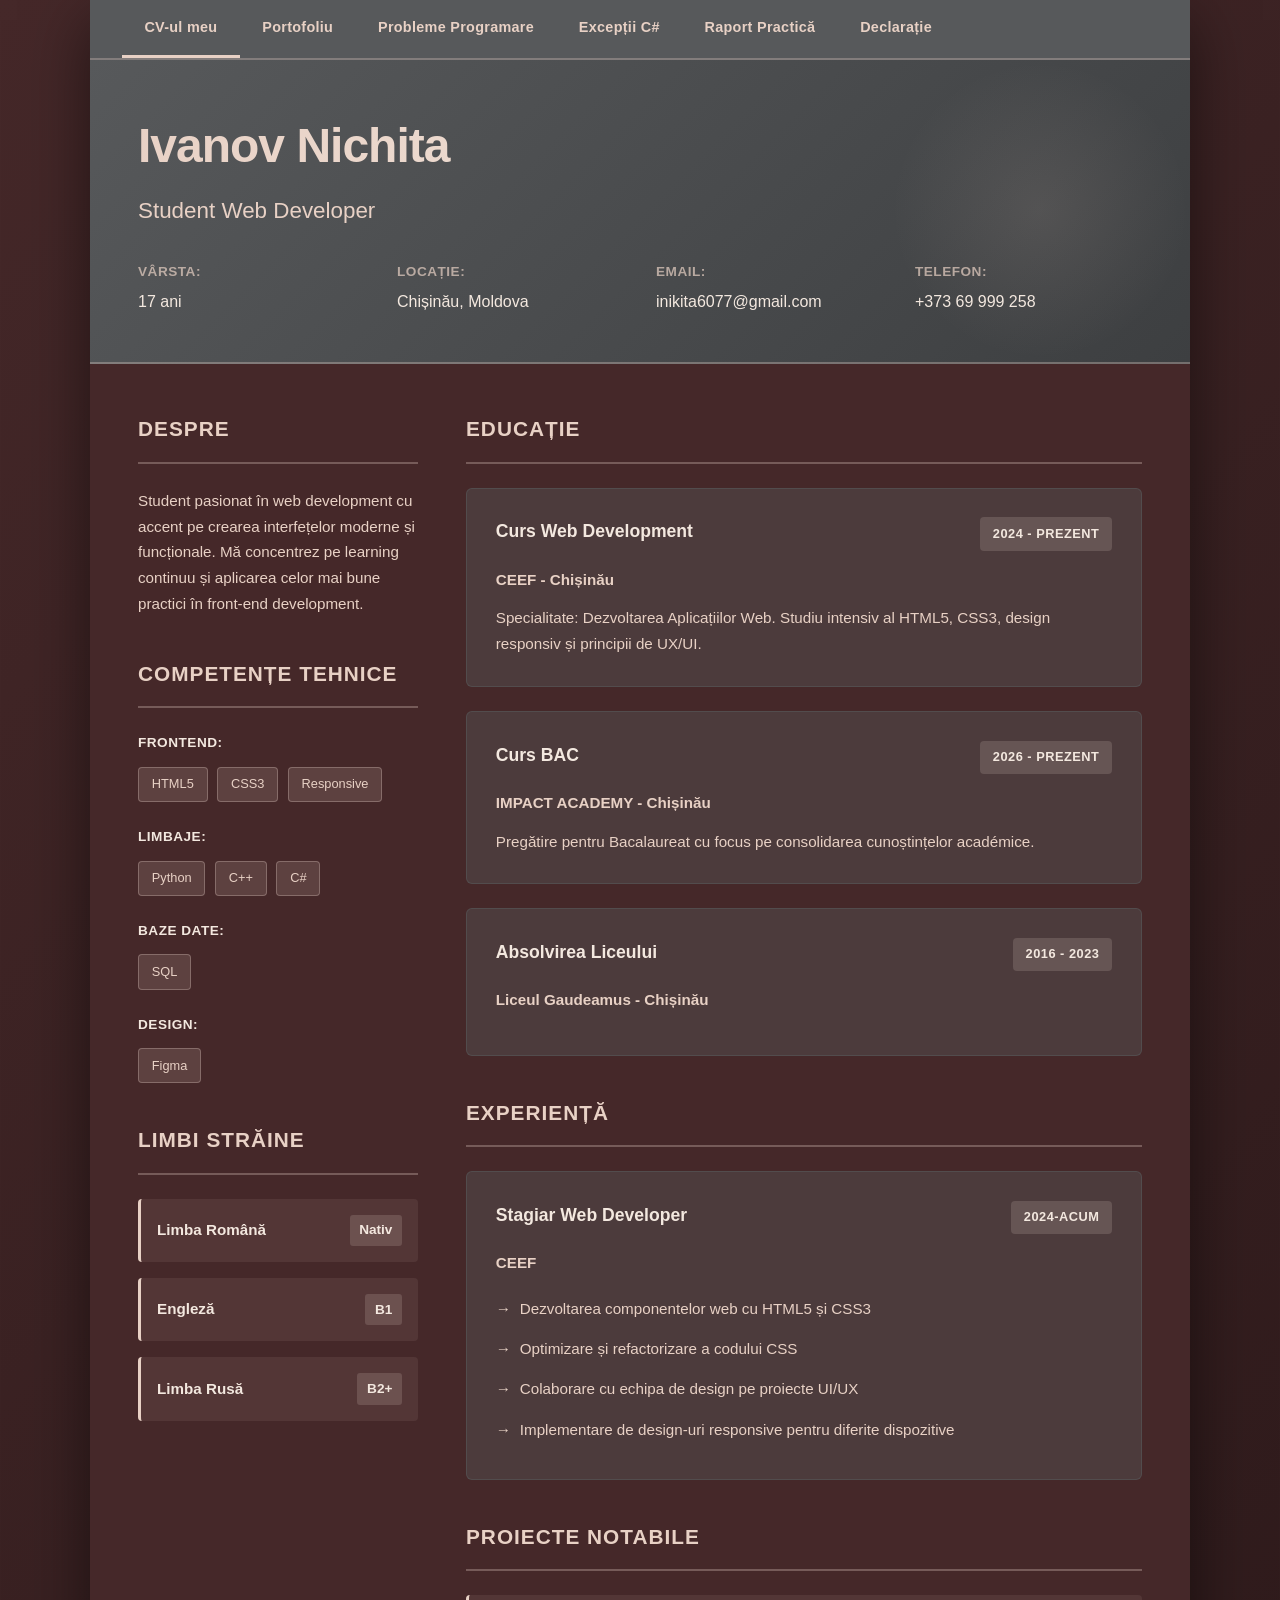
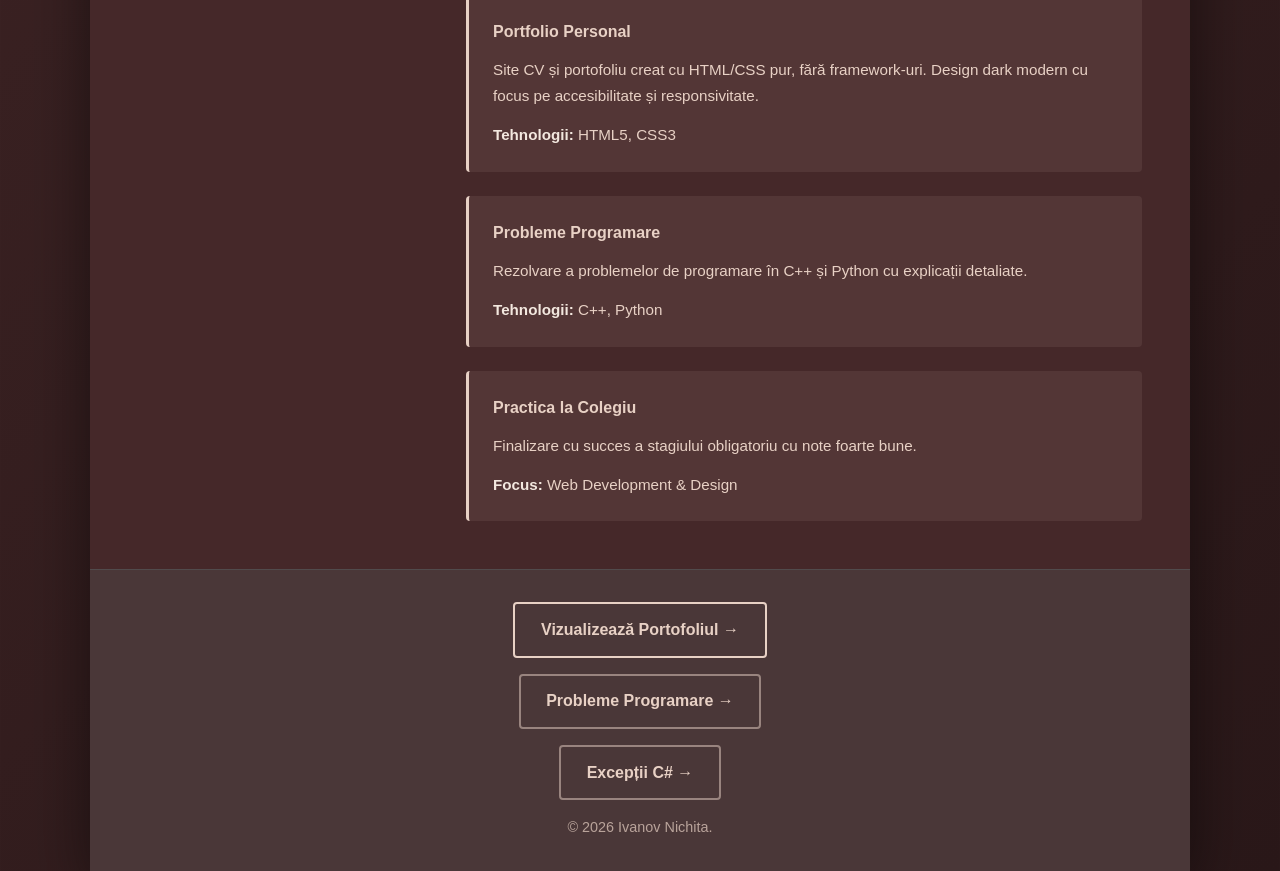
<file: index.html>
<!DOCTYPE html>
<html lang="ro">
<head>
    <meta charset="UTF-8">
    <meta name="viewport" content="width=device-width, initial-scale=1.0">
    <title>Ivanov Nichita - CV</title>
    <link rel="stylesheet" href="styles.css">
    <style>
        .top-nav {
            background: var(--gray-dark);
            border-bottom: 2px solid var(--border-light);
            position: sticky;
            top: 0;
            z-index: 100;
        }
        .top-nav ul {
            list-style: none;
            display: flex;
            flex-wrap: wrap;
            gap: 0;
            margin: 0 auto;
            max-width: 1100px;
            padding: 0 2rem;
        }
        .top-nav ul li a {
            display: block;
            padding: 1rem 1.4rem;
            color: var(--text-secondary);
            text-decoration: none;
            font-size: 0.9rem;
            font-weight: 600;
            letter-spacing: 0.3px;
            transition: all 0.2s ease;
            border-bottom: 3px solid transparent;
        }
        .top-nav ul li a:hover,
        .top-nav ul li a.active {
            color: var(--beige-rose);
            border-bottom-color: var(--beige-rose);
        }
        @media (max-width: 600px) {
            .top-nav ul { padding: 0; }
            .top-nav ul li a { padding: 0.9rem 0.9rem; font-size: 0.8rem; }
        }
    </style>
</head>
<body>
    <div class="cv-container">

        <!-- Navigation -->
        <nav class="top-nav">
            <ul>
                <li><a href="index.html" class="active">CV-ul meu</a></li>
                <li><a href="portfolio.html">Portofoliu</a></li>
                <li><a href="probleme.html">Probleme Programare</a></li>
                <li><a href="exceptii.html">Excepții C#</a></li>
                <li><a href="raport.html">Raport Practică</a></li>
                <li><a href="declaratie.html">Declarație</a></li>
            </ul>
        </nav>
        <!-- Header Section -->
        <header class="cv-header">
            <div class="header-content">
                <h1>Ivanov Nichita</h1>
                <p class="title-role">Student Web Developer</p>
                <div class="header-info">
                    <div class="info-item">
                        <span class="label">Vârsta:</span>
                        <span class="value">17 ani</span>
                    </div>
                    <div class="info-item">
                        <span class="label">Locație:</span>
                        <span class="value">Chișinău, Moldova</span>
                    </div>
                    <div class="info-item">
                        <span class="label">Email:</span>
                        <span class="value">inikita6077@gmail.com</span>
                    </div>
                    <div class="info-item">
                        <span class="label">Telefon:</span>
                        <span class="value">+373 69 999 258</span>
                    </div>
                </div>
            </div>
        </header>

        <div class="cv-main">
            <!-- Sidebar Left -->
            <aside class="cv-sidebar">
                <!-- Despre -->
                <section class="cv-section">
                    <h2>Despre</h2>
                    <p>Student pasionat în web development cu accent pe crearea interfețelor moderne și funcționale. Mă concentrez pe learning continuu și aplicarea celor mai bune practici în front-end development.</p>
                </section>

                <!-- Competențe Tehnice -->
                <section class="cv-section">
                    <h2>Competențe Tehnice</h2>
                    <div class="skills-list">
                        <div class="skill-item">
                            <span class="skill-category">Frontend:</span>
                            <span class="skill-tags">
                                <span class="tag">HTML5</span>
                                <span class="tag">CSS3</span>
                                <span class="tag">Responsive</span>
                            </span>
                        </div>
                        <div class="skill-item">
                            <span class="skill-category">Limbaje:</span>
                            <span class="skill-tags">
                                <span class="tag">Python</span>
                                <span class="tag">C++</span>
                                <span class="tag">C#</span>
                            </span>
                        </div>
                        <div class="skill-item">
                            <span class="skill-category">Baze date:</span>
                            <span class="skill-tags">
                                <span class="tag">SQL</span>
                            </span>
                        </div>
                        <div class="skill-item">
                            <span class="skill-category">Design:</span>
                            <span class="skill-tags">
                                <span class="tag">Figma</span>
                            </span>
                        </div>
                    </div>
                </section>

                <!-- Limbi Cunoscute -->
                <section class="cv-section">
                    <h2>Limbi Străine</h2>
                    <div class="languages-list">
                        <div class="language-item">
                            <span class="lang-name">Limba Română</span>
                            <span class="lang-level">Nativ</span>
                        </div>
                        <div class="language-item">
                            <span class="lang-name">Engleză</span>
                            <span class="lang-level">B1</span>
                        </div>
                        <div class="language-item">
                            <span class="lang-name">Limba Rusă</span>
                            <span class="lang-level">B2+</span>
                        </div>
                    </div>
                </section>
            </aside>

            <!-- Main Content -->
            <main class="cv-content">
                <!-- Educație -->
                <section class="cv-section">
                    <h2>Educație</h2>
                    
                    <div class="experience-item">
                        <div class="item-header">
                            <h3>Curs Web Development</h3>
                            <span class="date">2024 - Prezent</span>
                        </div>
                        <p class="institution">CEEF - Chișinău</p>
                        <p class="description">Specialitate: Dezvoltarea Aplicațiilor Web. Studiu intensiv al HTML5, CSS3, design responsiv și principii de UX/UI.</p>
                    </div>

                    <div class="experience-item">
                        <div class="item-header">
                            <h3>Curs BAC</h3>
                            <span class="date">2026 - Prezent</span>
                        </div>
                        <p class="institution">IMPACT ACADEMY - Chișinău</p>
                        <p class="description">Pregătire pentru Bacalaureat cu focus pe consolidarea cunoștințelor académice.</p>
                    </div>

                    <div class="experience-item">
                        <div class="item-header">
                            <h3>Absolvirea Liceului</h3>
                            <span class="date">2016 - 2023</span>
                        </div>
                        <p class="institution">Liceul Gaudeamus - Chișinău</p>
                    </div>
                </section>

                <!-- Experiență Profesională -->
                <section class="cv-section">
                    <h2>Experiență</h2>
                    
                    <div class="experience-item">
                        <div class="item-header">
                            <h3>Stagiar Web Developer</h3>
                            <span class="date">2024-acum</span>
                        </div>
                        <p class="institution">CEEF</p>
                        <ul class="description-list">
                            <li>Dezvoltarea componentelor web cu HTML5 și CSS3</li>
                            <li>Optimizare și refactorizare a codului CSS</li>
                            <li>Colaborare cu echipa de design pe proiecte UI/UX</li>
                            <li>Implementare de design-uri responsive pentru diferite dispozitive</li>
                        </ul>
                    </div>
                </section>

                <!-- Proiecte -->
                <section class="cv-section">
                    <h2>Proiecte Notabile</h2>
                    
                    <div class="project-item">
                        <h3>Portfolio Personal</h3>
                        <p class="description">Site CV și portofoliu creat cu HTML/CSS pur, fără framework-uri. Design dark modern cu focus pe accesibilitate și responsivitate.</p>
                        <p class="tech-used"><strong>Tehnologii:</strong> HTML5, CSS3</p>
                    </div>

                    <div class="project-item">
                        <h3>Probleme Programare</h3>
                        <p class="description">Rezolvare a problemelor de programare în C++ și Python cu explicații detaliate.</p>
                        <p class="tech-used"><strong>Tehnologii:</strong> C++, Python</p>
                    </div>

                    <div class="project-item">
                        <h3>Practica la Colegiu</h3>
                        <p class="description">Finalizare cu succes a stagiului obligatoriu cu note foarte bune.</p>
                        <p class="tech-used"><strong>Focus:</strong> Web Development & Design</p>
                    </div>
                </section>
            </main>
        </div>

        <!-- Footer Navigation -->
        <footer class="cv-footer">
            <a href="portfolio.html" class="footer-link">Vizualizează Portofoliul →</a>
            <a href="probleme.html" class="footer-link" style="border-color: rgba(232,209,197,0.5); color: var(--text-secondary);">Probleme Programare →</a>
            <a href="exceptii.html" class="footer-link" style="border-color: rgba(232,209,197,0.5); color: var(--text-secondary);">Excepții C# →</a>
            <p>&copy; 2026 Ivanov Nichita.</p>
        </footer>
    </div>
</body>
</html>
</file>
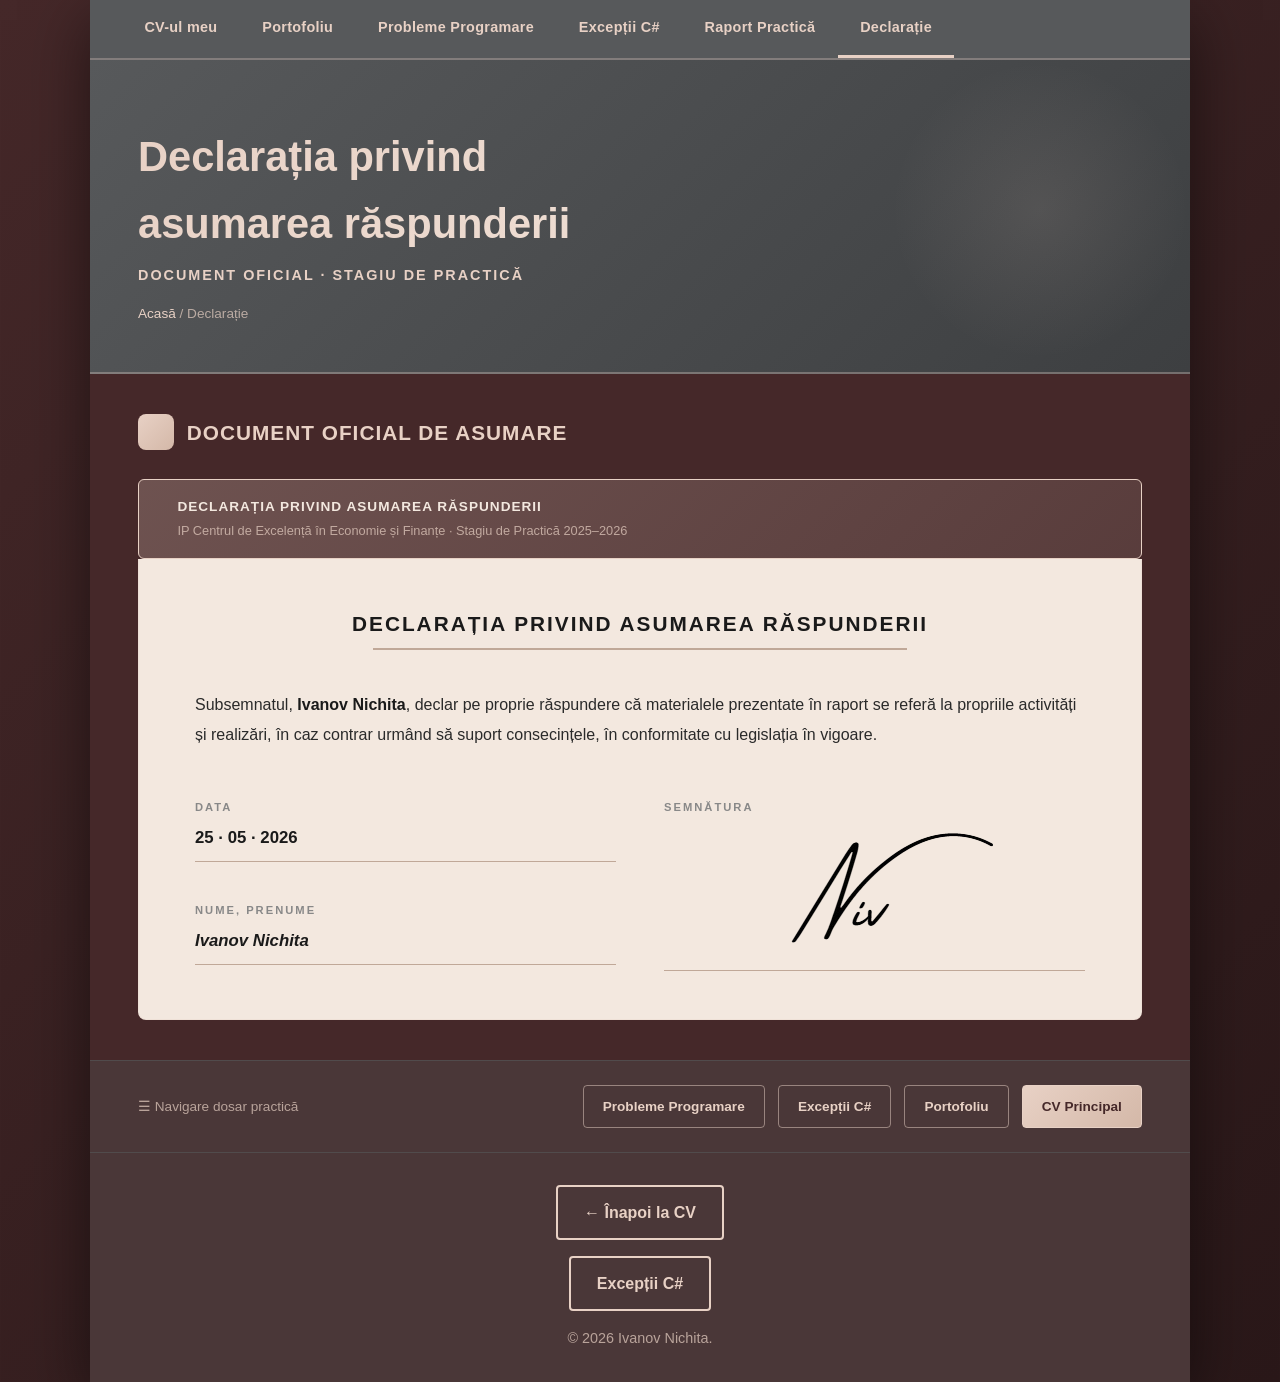
<file: declaratie.html>
<!DOCTYPE html>
<html lang="ro">
<head>
    <meta charset="UTF-8">
    <meta name="viewport" content="width=device-width, initial-scale=1.0">
    <title>Declarație - Ivanov Nichita</title>
    <link rel="stylesheet" href="styles.css">
    <style>
        /* ── Nav bar ── */
        .top-nav {
            background: var(--gray-dark);
            border-bottom: 2px solid var(--border-light);
            position: sticky;
            top: 0;
            z-index: 100;
        }
        .top-nav ul {
            list-style: none;
            display: flex;
            flex-wrap: wrap;
            gap: 0;
            margin: 0 auto;
            max-width: 1100px;
            padding: 0 2rem;
        }
        .top-nav ul li a {
            display: block;
            padding: 1rem 1.4rem;
            color: var(--text-secondary);
            text-decoration: none;
            font-size: 0.9rem;
            font-weight: 600;
            letter-spacing: 0.3px;
            transition: all 0.2s ease;
            border-bottom: 3px solid transparent;
        }
        .top-nav ul li a:hover,
        .top-nav ul li a.active {
            color: var(--beige-rose);
            border-bottom-color: var(--beige-rose);
        }

        /* ── Page hero ── */
        .page-hero {
            background: linear-gradient(135deg, var(--gray-dark) 0%, #3d3f41 100%);
            padding: 3rem;
            border-bottom: 2px solid var(--border-light);
            position: relative;
            overflow: hidden;
        }
        .page-hero::before {
            content: '';
            position: absolute;
            top: 0; right: 0;
            width: 300px; height: 300px;
            background: radial-gradient(circle, rgba(232,209,197,0.1) 0%, transparent 70%);
            pointer-events: none;
        }
        .hero-icon {
            font-size: 2.8rem;
            margin-bottom: 1rem;
            display: block;
        }
        .page-hero h1 {
            font-size: 2.6rem;
            font-weight: 700;
            background: linear-gradient(135deg, var(--beige-rose), var(--cream));
            -webkit-background-clip: text;
            -webkit-text-fill-color: transparent;
            background-clip: text;
            margin-bottom: 0.4rem;
            position: relative;
            z-index: 1;
        }
        .page-hero .subtitle {
            color: var(--beige-rose);
            font-size: 0.9rem;
            font-weight: 600;
            letter-spacing: 2px;
            text-transform: uppercase;
            margin-bottom: 1rem;
            position: relative;
            z-index: 1;
        }
        .breadcrumb {
            font-size: 0.85rem;
            color: var(--text-muted);
            position: relative;
            z-index: 1;
        }
        .breadcrumb a { color: var(--beige-rose); text-decoration: none; }
        .breadcrumb a:hover { text-decoration: underline; }

        /* ── Main wrapper ── */
        .decl-wrapper {
            max-width: 1100px;
            margin: 0 auto;
            padding: 2.5rem 3rem;
        }

        /* ── Section title ── */
        .section-heading {
            display: flex;
            align-items: center;
            gap: 0.8rem;
            margin-bottom: 1.8rem;
        }
        .section-heading .icon-badge {
            width: 36px;
            height: 36px;
            background: linear-gradient(135deg, var(--beige-rose), #d4b8a8);
            border-radius: 8px;
            display: flex;
            align-items: center;
            justify-content: center;
            font-size: 1.1rem;
            flex-shrink: 0;
        }
        .section-heading h2 {
            font-size: 1.3rem;
            font-weight: 700;
            color: var(--beige-rose);
            text-transform: uppercase;
            letter-spacing: 1px;
        }

        /* ── Blue label banner (like colleague's blue bar) ── */
        .doc-label-banner {
            background: linear-gradient(135deg, rgba(232,209,197,0.25), rgba(232,209,197,0.12));
            border: 1px solid var(--beige-rose);
            border-radius: 6px;
            padding: 1rem 1.4rem;
            margin-bottom: 0;
            display: flex;
            align-items: center;
            gap: 1rem;
        }
        .doc-label-banner .banner-icon {
            font-size: 1.3rem;
            flex-shrink: 0;
        }
        .doc-label-banner .banner-title {
            font-size: 0.85rem;
            font-weight: 800;
            color: var(--cream);
            text-transform: uppercase;
            letter-spacing: 1px;
        }
        .doc-label-banner .banner-subtitle {
            font-size: 0.8rem;
            color: var(--text-muted);
            margin-top: 0.2rem;
        }

        /* ── Document card ── */
        .doc-card {
            background: var(--cream);
            border-radius: 0 0 8px 8px;
            padding: 3rem 3.5rem;
            color: #2a2a2a;
            border: 1px solid rgba(232,209,197,0.3);
            border-top: none;
        }

        .doc-card .doc-title {
            text-align: center;
            font-size: 1.3rem;
            font-weight: 800;
            color: #1a1a1a;
            text-transform: uppercase;
            letter-spacing: 2px;
            margin-bottom: 0.5rem;
        }
        .doc-divider {
            width: 60%;
            margin: 0.5rem auto 2.5rem;
            border: none;
            border-top: 2px solid #c0a898;
        }

        .doc-body {
            font-size: 1rem;
            line-height: 1.9;
            color: #2a2a2a;
            margin-bottom: 3rem;
        }
        .doc-body strong {
            font-weight: 800;
            color: #1a1a1a;
        }

        /* ── Fields grid ── */
        .fields-grid {
            display: grid;
            grid-template-columns: 1fr 1fr;
            gap: 2.5rem 3rem;
            margin-top: 1.5rem;
        }
        .field-block {
            display: flex;
            flex-direction: column;
            gap: 0.5rem;
        }
        .field-label {
            font-size: 0.7rem;
            font-weight: 800;
            text-transform: uppercase;
            letter-spacing: 2px;
            color: #888;
            display: flex;
            align-items: center;
            gap: 0.4rem;
        }
        .field-value {
            font-size: 1.05rem;
            font-weight: 600;
            color: #1a1a1a;
            padding-bottom: 0.6rem;
            border-bottom: 1.5px solid #c0a898;
        }
        .field-value.italic {
            font-style: italic;
        }
        /* Signature SVG */
        .signature-area {
            padding-bottom: 0.6rem;
            border-bottom: 1.5px solid #c0a898;
            min-height: 55px;
            display: flex;
            align-items: flex-end;
        }
        .signature-svg {
            width: 140px;
            height: 48px;
            opacity: 0.85;
        }

        /* ── Footer nav (like colleague's bottom buttons) ── */
        .doc-footer-nav {
            padding: 1.5rem 3rem;
            border-top: 1px solid var(--border-color);
            background: rgba(87,89,91,0.3);
            display: flex;
            justify-content: space-between;
            align-items: center;
            flex-wrap: wrap;
            gap: 1rem;
        }
        .footer-nav-left {
            font-size: 0.85rem;
            color: var(--text-muted);
            display: flex;
            align-items: center;
            gap: 0.4rem;
        }
        .footer-nav-right {
            display: flex;
            gap: 0.8rem;
            flex-wrap: wrap;
        }
        .btn-nav {
            display: inline-flex;
            align-items: center;
            gap: 0.4rem;
            padding: 0.6rem 1.2rem;
            border-radius: 4px;
            text-decoration: none;
            font-size: 0.85rem;
            font-weight: 700;
            transition: all 0.2s ease;
            border: 1px solid;
        }
        .btn-nav-outline {
            color: var(--beige-rose);
            border-color: rgba(232,209,197,0.5);
            background: transparent;
        }
        .btn-nav-outline:hover {
            background: rgba(232,209,197,0.1);
            border-color: var(--beige-rose);
        }
        .btn-nav-filled {
            color: var(--brown-dark);
            border-color: var(--beige-rose);
            background: linear-gradient(135deg, var(--beige-rose), #d4b8a8);
        }
        .btn-nav-filled:hover {
            transform: translateY(-2px);
            box-shadow: 0 4px 12px rgba(232,209,197,0.3);
        }

        /* ── Page footer ── */
        .page-footer {
            padding: 2rem 3rem;
            border-top: 1px solid var(--border-color);
            background: rgba(87,89,91,0.3);
            text-align: center;
            display: flex;
            flex-direction: column;
            gap: 1rem;
            align-items: center;
        }
        .page-footer a {
            color: var(--beige-rose);
            text-decoration: none;
            font-weight: 600;
            transition: all 0.3s ease;
            padding: 0.8rem 1.6rem;
            border: 2px solid var(--beige-rose);
            border-radius: 4px;
        }
        .page-footer a:hover {
            background: var(--beige-rose);
            color: var(--brown-dark);
        }
        .page-footer p { color: var(--text-muted); font-size: 0.9rem; }

        /* ── Responsive ── */
        @media (max-width: 700px) {
            .page-hero { padding: 1.8rem 1.5rem; }
            .page-hero h1 { font-size: 1.9rem; }
            .decl-wrapper { padding: 1.5rem; }
            .doc-card { padding: 2rem 1.5rem; }
            .fields-grid { grid-template-columns: 1fr; gap: 2rem; }
            .top-nav ul { padding: 0; }
            .top-nav ul li a { padding: 0.9rem 0.9rem; font-size: 0.8rem; }
            .doc-footer-nav { flex-direction: column; align-items: flex-start; }
        }
    </style>
</head>
<body>
    <div class="cv-container">

        <!-- Navigation -->
        <nav class="top-nav">
            <ul>
                <li><a href="index.html">CV-ul meu</a></li>
                <li><a href="portfolio.html">Portofoliu</a></li>
                <li><a href="probleme.html">Probleme Programare</a></li>
                <li><a href="exceptii.html">Excepții C#</a></li>
                <li><a href="raport.html">Raport Practică</a></li>
                <li><a href="declaratie.html" class="active">Declarație</a></li>
            </ul>
        </nav>

        <!-- Hero -->
        <header class="page-hero">
            <span class="hero-icon" style="position:relative;z-index:1;"></span>
            <h1>Declarația privind<br>asumarea răspunderii</h1>
            <p class="subtitle">Document oficial · Stagiu de practică</p>
            <div class="breadcrumb">
                <a href="index.html">Acasă</a> / Declarație
            </div>
        </header>

        <!-- Content -->
        <div class="decl-wrapper">

            <!-- Section heading -->
            <div class="section-heading">
                <div class="icon-badge"></div>
                <h2>Document oficial de asumare</h2>
            </div>

            <!-- Banner label -->
            <div class="doc-label-banner">
                <span class="banner-icon"></span>
                <div>
                    <div class="banner-title">Declarația privind asumarea răspunderii</div>
                    <div class="banner-subtitle">IP Centrul de Excelență în Economie și Finanțe · Stagiu de Practică 2025–2026</div>
                </div>
            </div>

            <!-- Document itself (white/cream card) -->
            <div class="doc-card">
                <div class="doc-title">Declarația privind asumarea răspunderii</div>
                <hr class="doc-divider">

                <p class="doc-body">
                    Subsemnatul, <strong>Ivanov Nichita</strong>, declar pe proprie răspundere că materialele prezentate
                    în raport se referă la propriile activități și realizări, în caz contrar urmând să suport consecințele,
                    în conformitate cu legislația în vigoare.
                </p>

                <div class="fields-grid">
                    <!-- Partea din STÂNGA: Data și Numele una sub alta -->
                    <div style="display: flex; flex-direction: column; gap: 2.5rem;">
                        <!-- Data -->
                        <div class="field-block">
                            <span class="field-label"> Data</span>
                            <div class="field-value">25 · 05 · 2026</div>
                        </div>

                        <!-- Nume Prenume -->
                        <div class="field-block">
                            <span class="field-label"> Nume, Prenume</span>
                            <div class="field-value italic">Ivanov Nichita</div>
                        </div>
                    </div>

                    <!-- Partea din DREAPTA: Semnătura -->
                    <div class="field-block" style="display: flex; flex-direction: column; justify-content: flex-end;">
                        <span class="field-label"> Semnătura</span>
                        <div class="signature-area">
                           <img src="image-removebg-preview.png" alt="Semnatura" class="semnatura">
                        </div>
                    </div>
                </div>
            </div>

        </div>

        <!-- Bottom navigation bar (like colleague's) -->
        <div class="doc-footer-nav">
            <span class="footer-nav-left">☰ Navigare dosar practică</span>
            <div class="footer-nav-right">
                <a href="probleme.html" class="btn-nav btn-nav-outline"> Probleme Programare</a>
                <a href="exceptii.html" class="btn-nav btn-nav-outline"> Excepții C#</a>
                <a href="portfolio.html" class="btn-nav btn-nav-outline"> Portofoliu</a>
                <a href="index.html" class="btn-nav btn-nav-filled"> CV Principal</a>
            </div>
        </div>

        <!-- Footer -->
        <footer class="page-footer">
            <a href="index.html">← Înapoi la CV</a>
            <a href="exceptii.html">Excepții C#</a>
            <p>&copy; 2026 Ivanov Nichita.</p>
        </footer>

    </div>
</body>
</html>
</file>
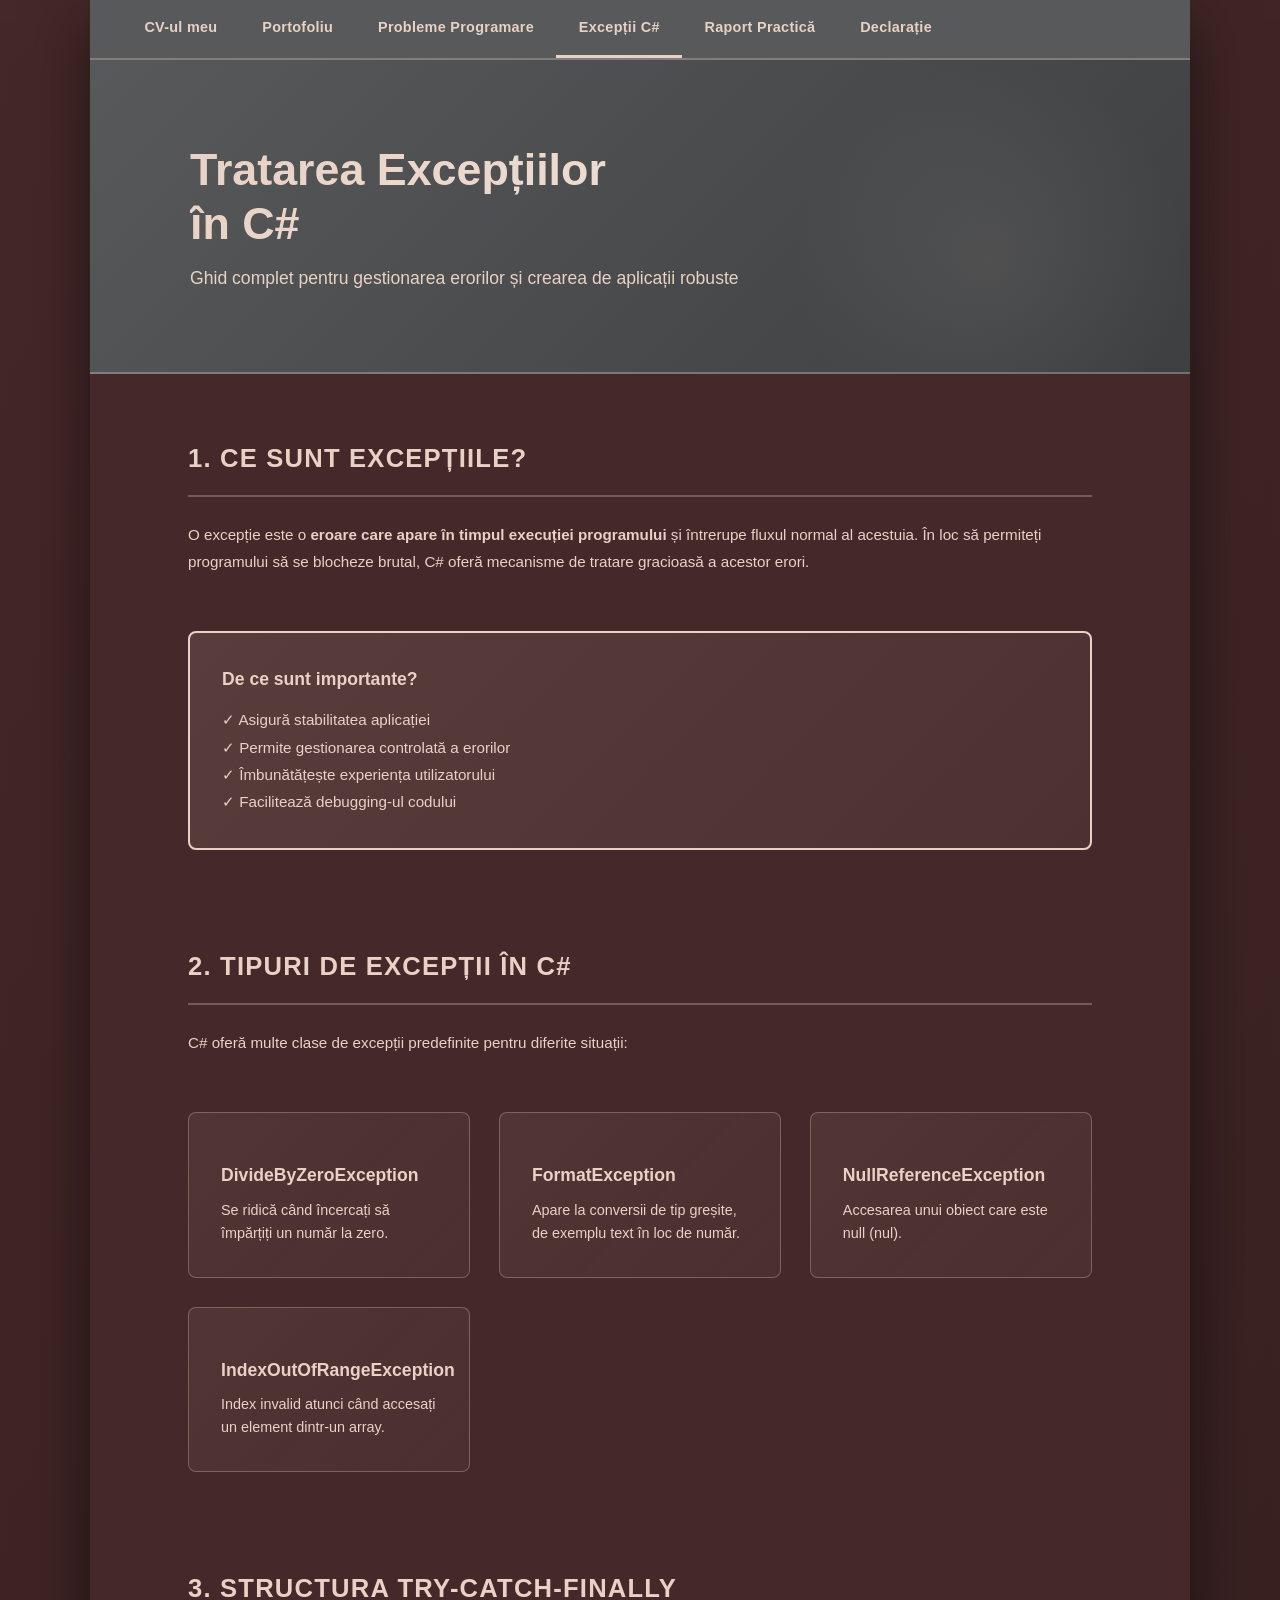
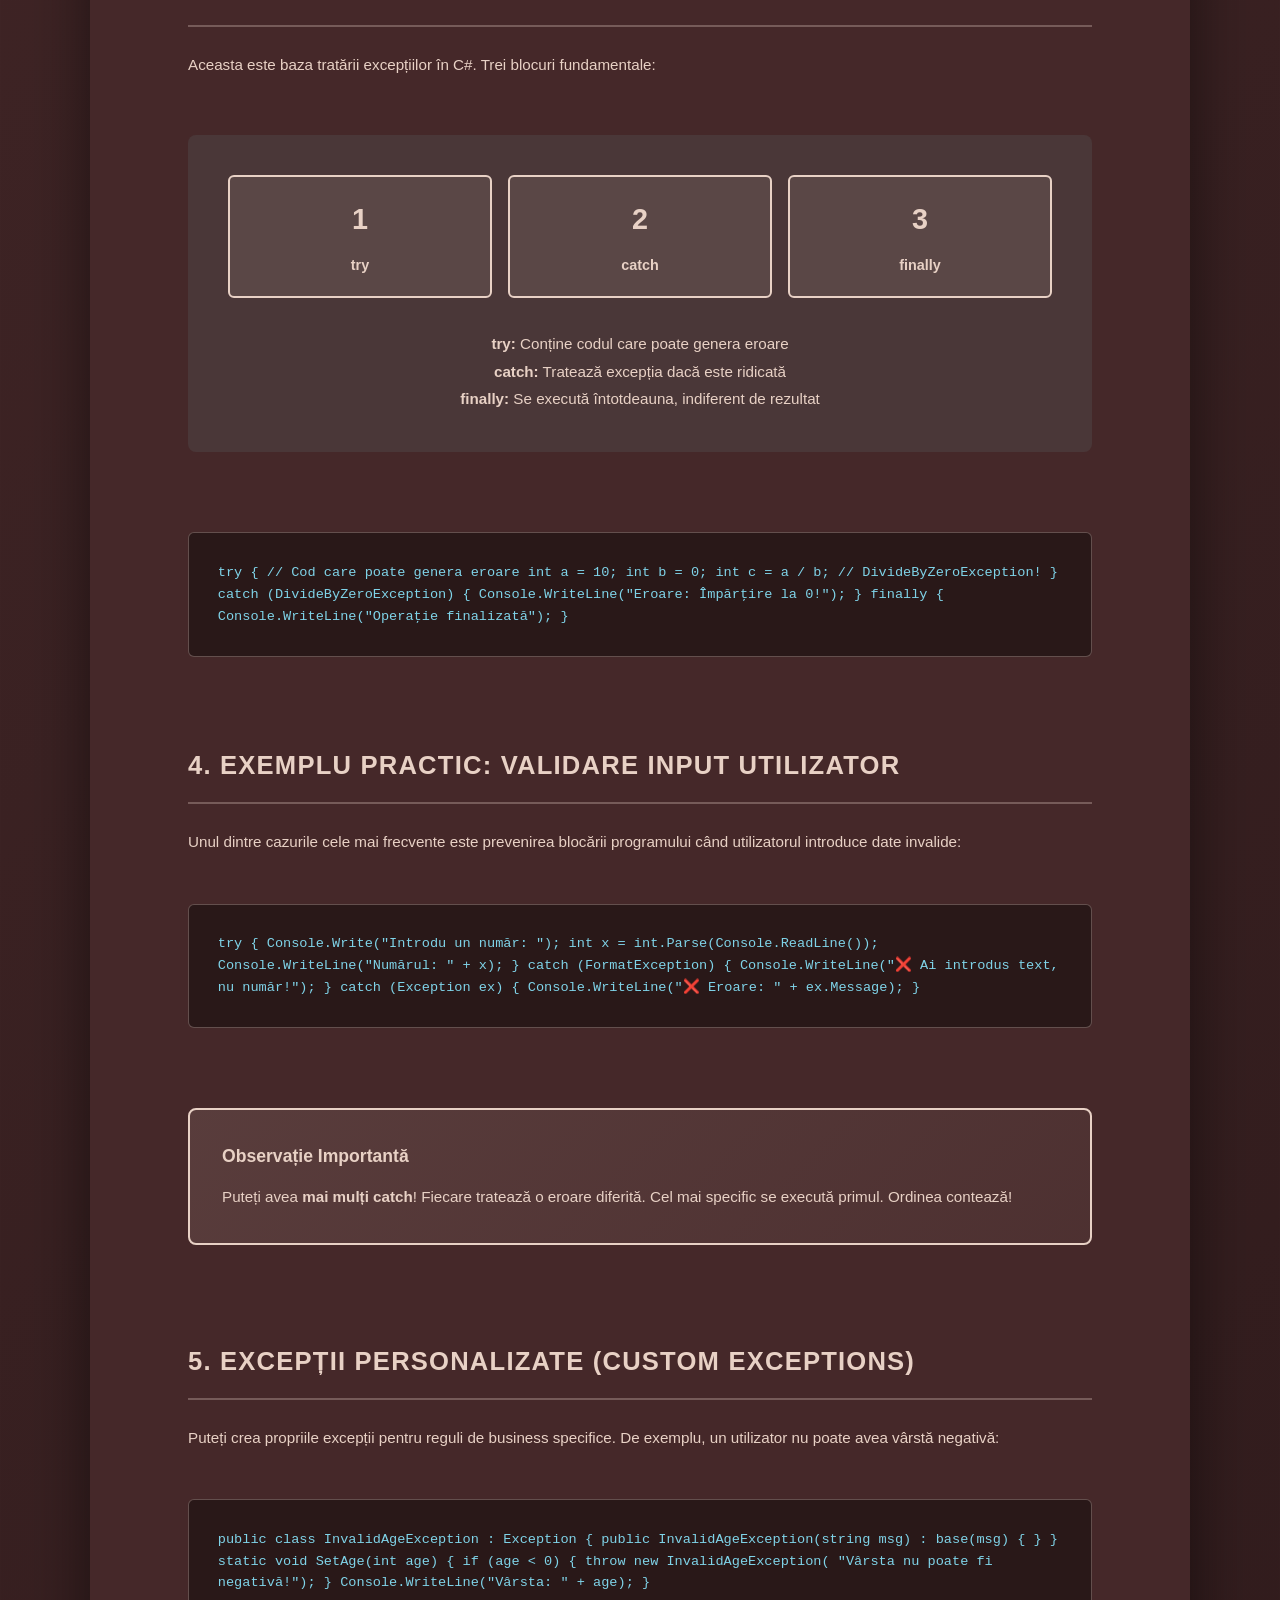
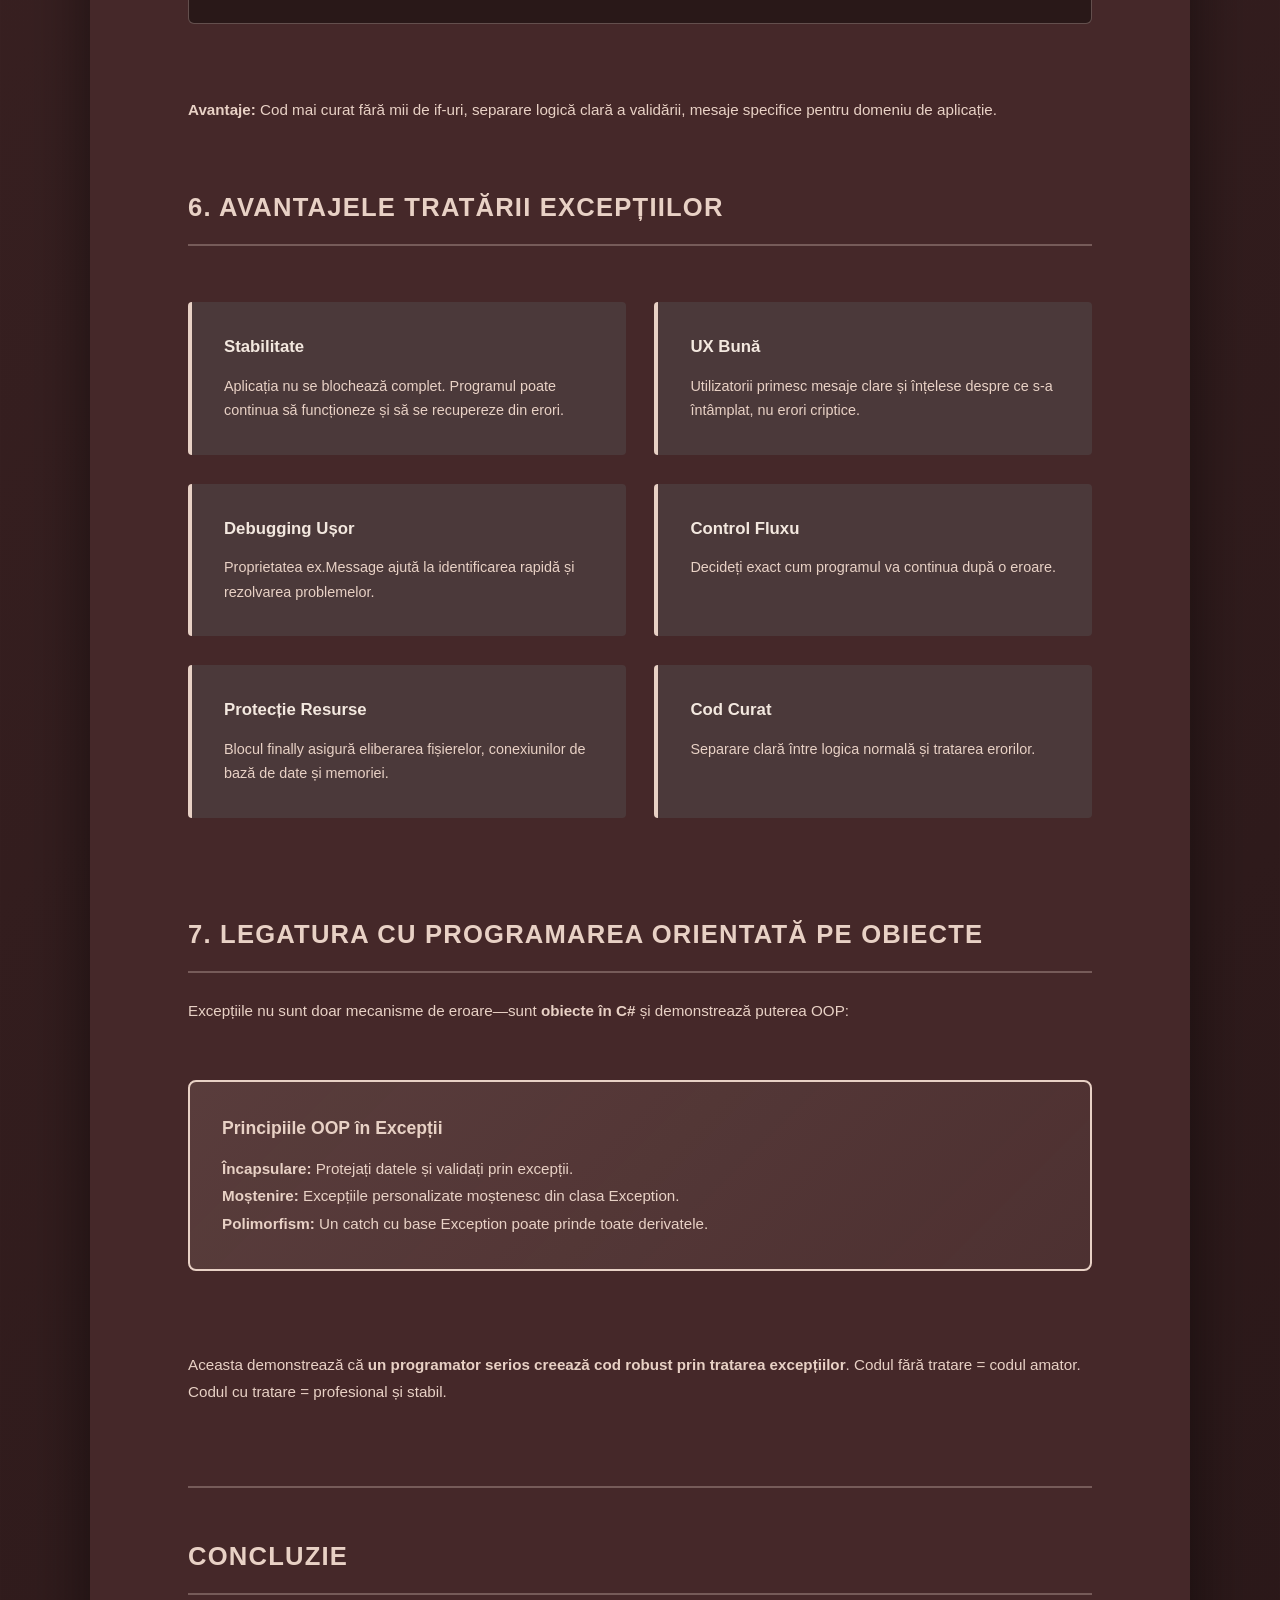
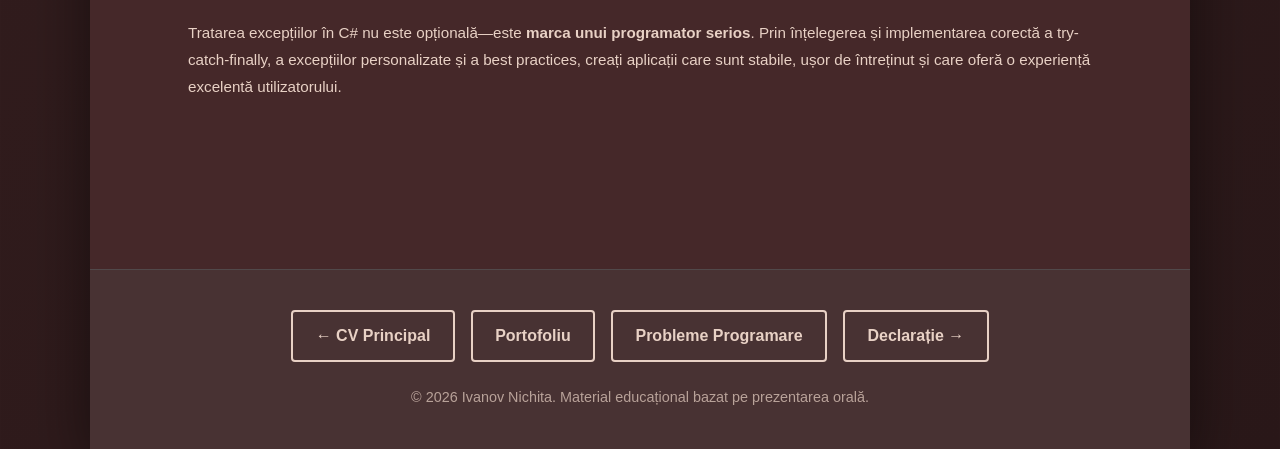
<file: exceptii.html>
<!DOCTYPE html>
<html lang="ro">
<head>
    <meta charset="UTF-8">
    <meta name="viewport" content="width=device-width, initial-scale=1.0">
    <title>Tratarea Excepțiilor în C# - Ghid Complet</title>
    <link rel="stylesheet" href="styles.css">
    <style>
        /* ─── Navigation ─── */
        .top-nav {
            background: var(--gray-dark);
            border-bottom: 2px solid var(--border-light);
            position: sticky;
            top: 0;
            z-index: 100;
        }
        .top-nav ul {
            list-style: none;
            display: flex;
            flex-wrap: wrap;
            gap: 0;
            margin: 0 auto;
            max-width: 1100px;
            padding: 0 2rem;
        }
        .top-nav ul li a {
            display: block;
            padding: 1rem 1.4rem;
            color: var(--text-secondary);
            text-decoration: none;
            font-size: 0.9rem;
            font-weight: 600;
            letter-spacing: 0.3px;
            transition: all 0.2s ease;
            border-bottom: 3px solid transparent;
        }
        .top-nav ul li a:hover,
        .top-nav ul li a.active {
            color: var(--beige-rose);
            border-bottom-color: var(--beige-rose);
        }

        /* ─── Hero Section ─── */
        .hero-exceptii {
            background: linear-gradient(135deg, var(--gray-dark) 0%, #3d3f41 100%);
            padding: 4rem 3rem;
            border-bottom: 2px solid var(--border-light);
            position: relative;
            overflow: hidden;
        }
        .hero-exceptii::before {
            content: '';
            position: absolute;
            top: 0; right: 0;
            width: 400px; height: 400px;
            background: radial-gradient(circle, rgba(232,209,197,0.08) 0%, transparent 70%);
            pointer-events: none;
        }
        .hero-content {
            position: relative;
            z-index: 1;
            max-width: 900px;
            margin: 0 auto;
        }
        .hero-icon {
            font-size: 3.2rem;
            margin-bottom: 1.2rem;
            display: block;
        }
        .hero-exceptii h1 {
            font-size: 2.8rem;
            font-weight: 700;
            background: linear-gradient(135deg, var(--beige-rose), var(--cream));
            -webkit-background-clip: text;
            -webkit-text-fill-color: transparent;
            background-clip: text;
            margin-bottom: 0.8rem;
            line-height: 1.2;
        }
        .hero-exceptii .subtitle {
            font-size: 1.1rem;
            color: var(--text-secondary);
            margin-bottom: 1rem;
            font-weight: 500;
        }

        /* ─── Main Container ─── */
        .content-wrapper {
            max-width: 1000px;
            margin: 0 auto;
            padding: 4rem 3rem;
        }

        /* ─── Section Styling ─── */
        .concept-section {
            margin-bottom: 4rem;
            display: flex;
            flex-direction: column;
            gap: 1.5rem;
        }
        .concept-section h2 {
            font-size: 1.6rem;
            font-weight: 700;
            color: var(--beige-rose);
            text-transform: uppercase;
            letter-spacing: 1.2px;
            padding-bottom: 1rem;
            border-bottom: 2px solid var(--border-light);
        }
        .concept-section p {
            color: var(--text-secondary);
            font-size: 0.95rem;
            line-height: 1.8;
        }

        /* ─── Code Box ─── */
        .code-block {
            background: rgba(0, 0, 0, 0.4);
            border: 1px solid var(--border-light);
            border-radius: 6px;
            padding: 1.8rem;
            margin: 1.5rem 0;
            overflow-x: auto;
            font-family: 'Courier New', monospace;
            font-size: 0.85rem;
            color: #7fd3e8;
            line-height: 1.6;
        }
        .code-block code {
            color: inherit;
            font-family: inherit;
        }

        /* ─── Exception Type Cards ─── */
        .exceptions-grid {
            display: grid;
            grid-template-columns: repeat(auto-fit, minmax(280px, 1fr));
            gap: 1.8rem;
            margin: 2rem 0;
        }
        .exception-card {
            background: linear-gradient(135deg, rgba(232,209,197,0.08), rgba(243,232,223,0.04));
            border: 1px solid var(--border-light);
            border-radius: 8px;
            padding: 2rem;
            transition: all 0.3s ease;
        }
        .exception-card:hover {
            background: linear-gradient(135deg, rgba(232,209,197,0.15), rgba(243,232,223,0.08));
            border-color: var(--beige-rose);
            transform: translateY(-4px);
        }
        .exception-icon {
            font-size: 2.4rem;
            margin-bottom: 1rem;
            display: block;
        }
        .exception-card h3 {
            color: var(--beige-rose);
            font-size: 1.1rem;
            font-weight: 700;
            margin-bottom: 0.6rem;
        }
        .exception-card p {
            color: var(--text-secondary);
            font-size: 0.9rem;
            line-height: 1.6;
        }

        /* ─── Advantage Boxes ─── */
        .advantages-grid {
            display: grid;
            grid-template-columns: repeat(auto-fit, minmax(300px, 1fr));
            gap: 1.8rem;
            margin: 2rem 0;
        }
        .advantage-box {
            background: rgba(87, 89, 91, 0.35);
            border-left: 4px solid var(--beige-rose);
            padding: 2rem;
            border-radius: 4px;
            transition: all 0.3s ease;
        }
        .advantage-box:hover {
            background: rgba(87, 89, 91, 0.55);
            transform: translateX(6px);
        }
        .advantage-box h3 {
            color: var(--cream);
            font-size: 1.05rem;
            font-weight: 700;
            margin-bottom: 0.8rem;
        }
        .advantage-box p {
            color: var(--text-secondary);
            font-size: 0.9rem;
            line-height: 1.7;
        }

        /* ─── Highlight Box ─── */
        .highlight-box {
            background: linear-gradient(135deg, rgba(232,209,197,0.12), rgba(232,209,197,0.05));
            border: 2px solid var(--beige-rose);
            border-radius: 8px;
            padding: 2rem;
            margin: 2rem 0;
        }
        .highlight-box h3 {
            color: var(--beige-rose);
            font-size: 1.1rem;
            font-weight: 700;
            margin-bottom: 0.8rem;
        }
        .highlight-box p {
            color: var(--text-secondary);
            font-size: 0.95rem;
            line-height: 1.8;
        }

        /* ─── Structure Flow ─── */
        .flow-container {
            background: rgba(87, 89, 91, 0.3);
            border-radius: 8px;
            padding: 2.5rem;
            margin: 2rem 0;
            text-align: center;
        }
        .flow-steps {
            display: flex;
            justify-content: space-around;
            align-items: center;
            gap: 1rem;
            flex-wrap: wrap;
            margin-bottom: 2rem;
        }
        .flow-step {
            flex: 1;
            min-width: 120px;
            background: rgba(232,209,197,0.1);
            border: 2px solid var(--beige-rose);
            border-radius: 6px;
            padding: 1.2rem;
        }
        .flow-step-number {
            display: block;
            font-size: 1.8rem;
            font-weight: 700;
            color: var(--beige-rose);
            margin-bottom: 0.6rem;
        }
        .flow-step-label {
            font-size: 0.9rem;
            color: var(--text-secondary);
            font-weight: 600;
        }

        /* ─── Footer ─── */
        .page-footer {
            padding: 2.5rem 3rem;
            border-top: 1px solid var(--border-color);
            background: rgba(87, 89, 91, 0.2);
            text-align: center;
            display: flex;
            flex-direction: column;
            gap: 1.5rem;
            align-items: center;
        }
        .footer-nav {
            display: flex;
            gap: 1rem;
            flex-wrap: wrap;
            justify-content: center;
        }
        .footer-link {
            color: var(--beige-rose);
            text-decoration: none;
            font-weight: 600;
            transition: all 0.3s ease;
            padding: 0.7rem 1.4rem;
            border: 2px solid var(--beige-rose);
            border-radius: 4px;
        }
        .footer-link:hover {
            background: var(--beige-rose);
            color: var(--brown-dark);
        }
        .footer-text {
            color: var(--text-muted);
            font-size: 0.9rem;
        }

        /* ─── Responsive ─── */
        @media (max-width: 900px) {
            .content-wrapper {
                padding: 2.5rem 2rem;
            }
            .hero-exceptii {
                padding: 2.5rem 2rem;
            }
            .hero-exceptii h1 {
                font-size: 2rem;
            }
            .exceptions-grid,
            .advantages-grid {
                grid-template-columns: 1fr;
            }
            .flow-steps {
                flex-direction: column;
            }
        }

        @media (max-width: 600px) {
            .content-wrapper {
                padding: 1.5rem;
            }
            .hero-exceptii {
                padding: 1.5rem;
            }
            .hero-exceptii h1 {
                font-size: 1.6rem;
            }
            .hero-icon {
                font-size: 2.4rem;
            }
            .concept-section h2 {
                font-size: 1.3rem;
            }
            .code-block {
                font-size: 0.75rem;
                padding: 1.2rem;
            }
            .flow-container {
                padding: 1.5rem;
            }
            .footer-nav {
                flex-direction: column;
            }
            .footer-link {
                width: 100%;
            }
            .top-nav ul { padding: 0; }
            .top-nav ul li a { padding: 0.9rem 0.9rem; font-size: 0.8rem; }
        }
    </style>
<base target="_blank">
</head>
<body>
    <div class="cv-container">
        <!-- Navigation -->
        <nav class="top-nav">
            <ul>
                <li><a href="index.html">CV-ul meu</a></li>
                <li><a href="portfolio.html">Portofoliu</a></li>
                <li><a href="probleme.html">Probleme Programare</a></li>
                <li><a href="exceptii.html" class="active">Excepții C#</a></li>
                <li><a href="raport.html">Raport Practică</a></li>
                <li><a href="declaratie.html">Declarație</a></li>
            </ul>
        </nav>

        <!-- Hero Section -->
        <header class="hero-exceptii">
            <div class="hero-content">
                <span class="hero-icon"></span>
                <h1>Tratarea Excepțiilor<br>în C#</h1>
                <p class="subtitle">Ghid complet pentru gestionarea erorilor și crearea de aplicații robuste</p>
            </div>
        </header>

        <!-- Main Content -->
        <div class="content-wrapper">

            <!-- 1. Ce sunt excepțiile? -->
            <section class="concept-section">
                <h2>1. Ce Sunt Excepțiile?</h2>
                <p>O excepție este o <strong>eroare care apare în timpul execuției programului</strong> și întrerupe fluxul normal al acestuia. În loc să permiteți programului să se blocheze brutal, C# oferă mecanisme de tratare gracioasă a acestor erori.</p>

                <div class="highlight-box">
                    <h3>De ce sunt importante?</h3>
                    <p>✓ Asigură stabilitatea aplicației<br>
                    ✓ Permite gestionarea controlată a erorilor<br>
                    ✓ Îmbunătățește experiența utilizatorului<br>
                    ✓ Facilitează debugging-ul codului</p>
                </div>
            </section>

            <!-- 2. Tipuri de Excepții Comune -->
            <section class="concept-section">
                <h2>2. Tipuri de Excepții în C#</h2>
                <p>C# oferă multe clase de excepții predefinite pentru diferite situații:</p>

                <div class="exceptions-grid">
                    <div class="exception-card">
                        <span class="exception-icon"></span>
                        <h3>DivideByZeroException</h3>
                        <p>Se ridică când încercați să împărțiți un număr la zero.</p>
                    </div>
                    <div class="exception-card">
                        <span class="exception-icon"></span>
                        <h3>FormatException</h3>
                        <p>Apare la conversii de tip greșite, de exemplu text în loc de număr.</p>
                    </div>
                    <div class="exception-card">
                        <span class="exception-icon"></span>
                        <h3>NullReferenceException</h3>
                        <p>Accesarea unui obiect care este null (nul).</p>
                    </div>
                    <div class="exception-card">
                        <span class="exception-icon"></span>
                        <h3>IndexOutOfRangeException</h3>
                        <p>Index invalid atunci când accesați un element dintr-un array.</p>
                    </div>
                </div>
            </section>

            <!-- 3. Structura Try-Catch-Finally -->
            <section class="concept-section">
                <h2>3. Structura Try-Catch-Finally</h2>
                <p>Aceasta este baza tratării excepțiilor în C#. Trei blocuri fundamentale:</p>

                <div class="flow-container">
                    <div class="flow-steps">
                        <div class="flow-step">
                            <span class="flow-step-number">1</span>
                            <span class="flow-step-label">try</span>
                        </div>
                        <div class="flow-step">
                            <span class="flow-step-number">2</span>
                            <span class="flow-step-label">catch</span>
                        </div>
                        <div class="flow-step">
                            <span class="flow-step-number">3</span>
                            <span class="flow-step-label">finally</span>
                        </div>
                    </div>
                    <div style="color: var(--text-secondary); font-size: 0.9rem; line-height: 1.7;">
                        <p><strong>try:</strong> Conține codul care poate genera eroare</p>
                        <p><strong>catch:</strong> Tratează excepția dacă este ridicată</p>
                        <p><strong>finally:</strong> Se execută întotdeauna, indiferent de rezultat</p>
                    </div>
                </div>

                <div class="code-block">
<code>try
{
    // Cod care poate genera eroare
    int a = 10;
    int b = 0;
    int c = a / b;  // DivideByZeroException!
}
catch (DivideByZeroException)
{
    Console.WriteLine("Eroare: Împărțire la 0!");
}
finally
{
    Console.WriteLine("Operație finalizată");
}</code>
                </div>
            </section>

            <!-- 4. Exemplu Practic: Validare Input -->
            <section class="concept-section">
                <h2>4. Exemplu Practic: Validare Input Utilizator</h2>
                <p>Unul dintre cazurile cele mai frecvente este prevenirea blocării programului când utilizatorul introduce date invalide:</p>

                <div class="code-block">
<code>try
{
    Console.Write("Introdu un număr: ");
    int x = int.Parse(Console.ReadLine());
    Console.WriteLine("Numărul: " + x);
}
catch (FormatException)
{
    Console.WriteLine("❌ Ai introdus text, nu număr!");
}
catch (Exception ex)
{
    Console.WriteLine("❌ Eroare: " + ex.Message);
}</code>
                </div>

                <div class="highlight-box">
                    <h3>Observație Importantă</h3>
                    <p>Puteți avea <strong>mai mulți catch</strong>! Fiecare tratează o eroare diferită. Cel mai specific se execută primul. Ordinea contează!</p>
                </div>
            </section>

            <!-- 5. Excepții Personalizate -->
            <section class="concept-section">
                <h2>5. Excepții Personalizate (Custom Exceptions)</h2>
                <p>Puteți crea propriile excepții pentru reguli de business specifice. De exemplu, un utilizator nu poate avea vârstă negativă:</p>

                <div class="code-block">
<code>public class InvalidAgeException : Exception
{
    public InvalidAgeException(string msg)
        : base(msg) { }
}

static void SetAge(int age)
{
    if (age < 0)
    {
        throw new InvalidAgeException(
            "Vârsta nu poate fi negativă!");
    }
    Console.WriteLine("Vârsta: " + age);
}</code>
                </div>

                <p style="margin-top: 1.5rem; color: var(--text-secondary);">
                    <strong>Avantaje:</strong> Cod mai curat fără mii de if-uri, separare logică clară a validării, mesaje specifice pentru domeniu de aplicație.
                </p>
            </section>

            <!-- 6. Avantajele Tratării Excepțiilor -->
            <section class="concept-section">
                <h2>6. Avantajele Tratării Excepțiilor</h2>

                <div class="advantages-grid">
                    <div class="advantage-box">
                        <h3>Stabilitate</h3>
                        <p>Aplicația nu se blochează complet. Programul poate continua să funcționeze și să se recupereze din erori.</p>
                    </div>
                    <div class="advantage-box">
                        <h3>UX Bună</h3>
                        <p>Utilizatorii primesc mesaje clare și înțelese despre ce s-a întâmplat, nu erori criptice.</p>
                    </div>
                    <div class="advantage-box">
                        <h3>Debugging Ușor</h3>
                        <p>Proprietatea ex.Message ajută la identificarea rapidă și rezolvarea problemelor.</p>
                    </div>
                    <div class="advantage-box">
                        <h3>Control Fluxu</h3>
                        <p>Decideți exact cum programul va continua după o eroare.</p>
                    </div>
                    <div class="advantage-box">
                        <h3>Protecție Resurse</h3>
                        <p>Blocul finally asigură eliberarea fișierelor, conexiunilor de bază de date și memoriei.</p>
                    </div>
                    <div class="advantage-box">
                        <h3>Cod Curat</h3>
                        <p>Separare clară între logica normală și tratarea erorilor.</p>
                    </div>
                </div>
            </section>

            <!-- 7. Conexiune cu OOP -->
            <section class="concept-section">
                <h2>7. Legatura cu Programarea Orientată pe Obiecte</h2>
                <p>Excepțiile nu sunt doar mecanisme de eroare—sunt <strong>obiecte în C#</strong> și demonstrează puterea OOP:</p>

                <div class="highlight-box">
                    <h3>Principiile OOP în Excepții</h3>
                    <p><strong>Încapsulare:</strong> Protejați datele și validați prin excepții.<br>
                    <strong>Moștenire:</strong> Excepțiile personalizate moștenesc din clasa Exception.<br>
                    <strong>Polimorfism:</strong> Un catch cu base Exception poate prinde toate derivatele.</p>
                </div>

                <p style="margin-top: 1.5rem; color: var(--text-secondary);">
                    Aceasta demonstrează că <strong>un programator serios creează cod robust prin tratarea excepțiilor</strong>. Codul fără tratare = codul amator. Codul cu tratare = profesional și stabil.
                </p>
            </section>

            <!-- Conclusion -->
            <section class="concept-section" style="margin-top: 5rem; padding-top: 3rem; border-top: 2px solid var(--border-light);">
                <h2>Concluzie</h2>
                <p>Tratarea excepțiilor în C# nu este opțională—este <strong>marca unui programator serios</strong>. Prin înțelegerea și implementarea corectă a try-catch-finally, a excepțiilor personalizate și a best practices, creați aplicații care sunt stabile, ușor de întreținut și care oferă o experiență excelentă utilizatorului.</p>

                <p style="margin-top: 1rem; color: var(--beige-rose); font-weight: 600;">

                </p>
            </section>

        </div>

        <!-- Footer -->
        <footer class="page-footer">
            <nav class="footer-nav">
                <a href="index.html" class="footer-link">← CV Principal</a>
                <a href="portfolio.html" class="footer-link">Portofoliu</a>
                <a href="probleme.html" class="footer-link">Probleme Programare</a>
                <a href="declaratie.html" class="footer-link">Declarație →</a>
            </nav>
            <p class="footer-text">&copy; 2026 Ivanov Nichita. Material educațional bazat pe prezentarea orală.</p>
        </footer>
    </div>
</body>
</html>
</file>
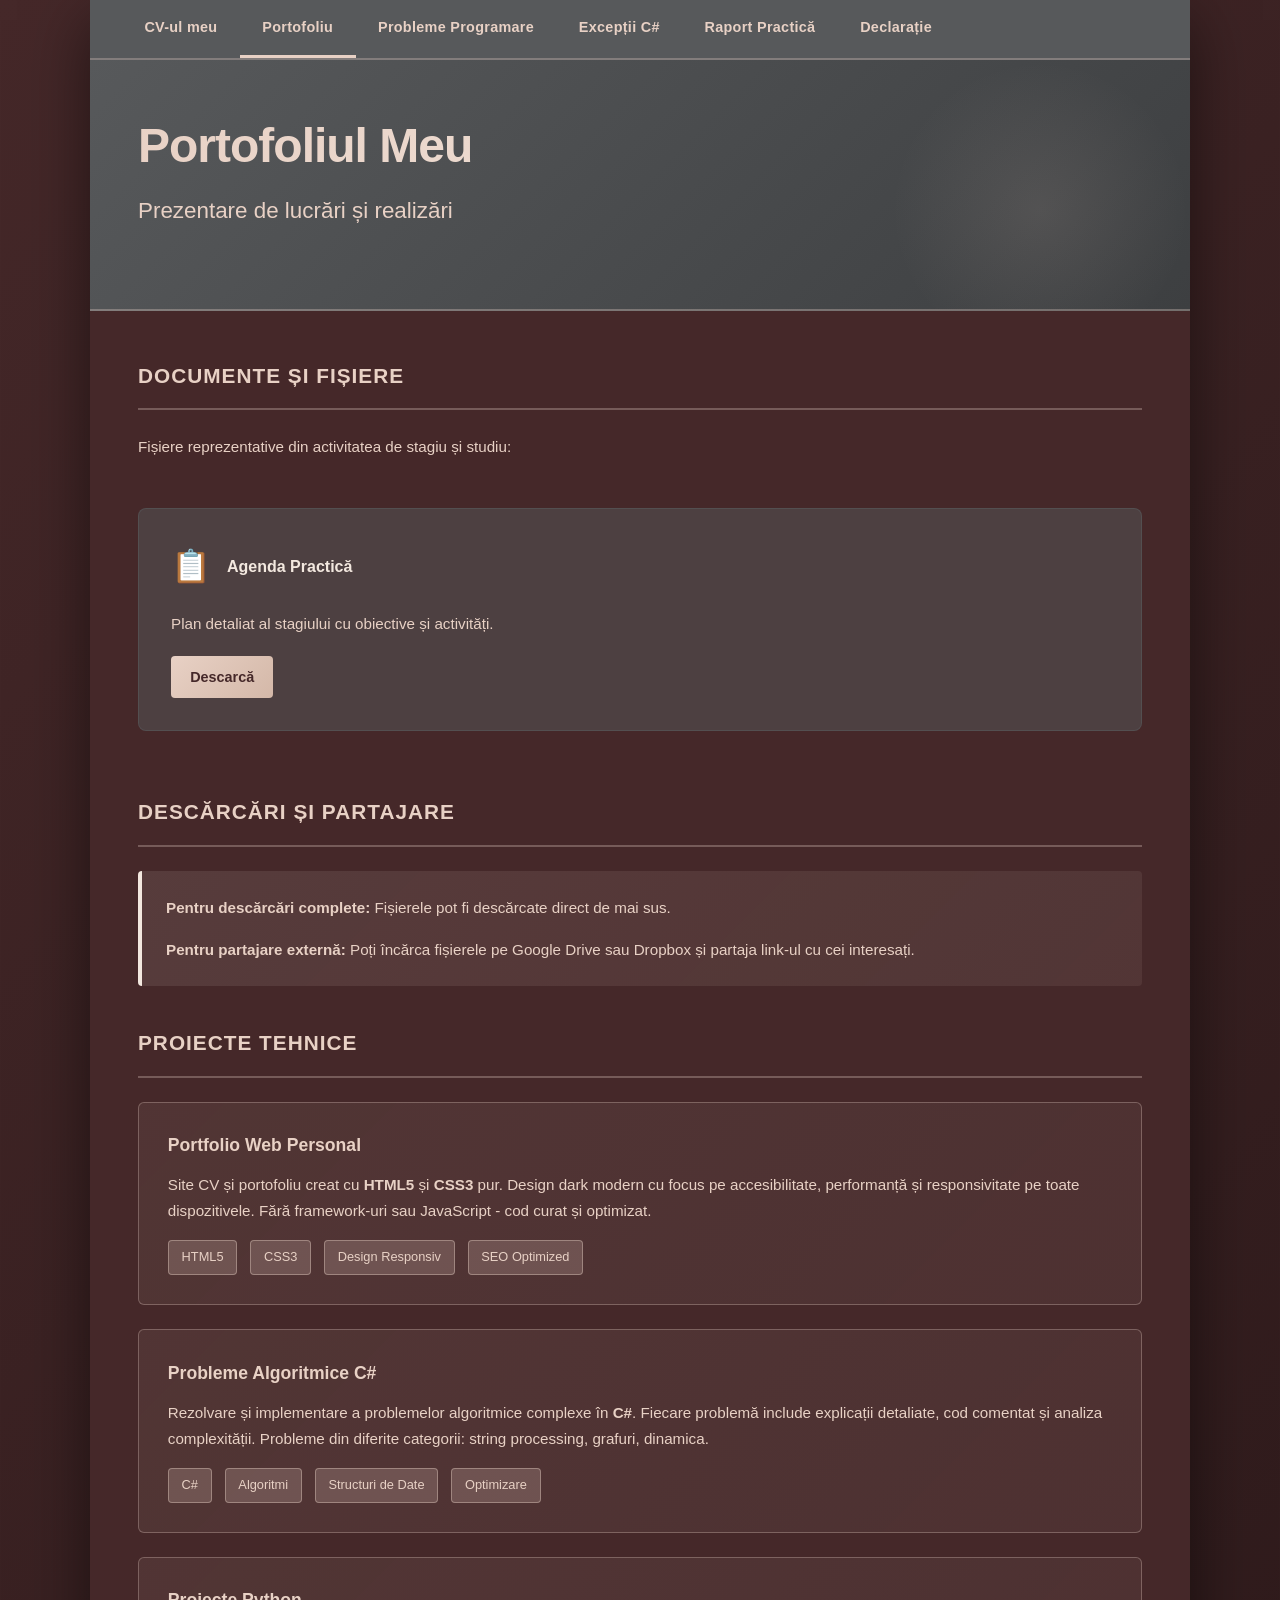
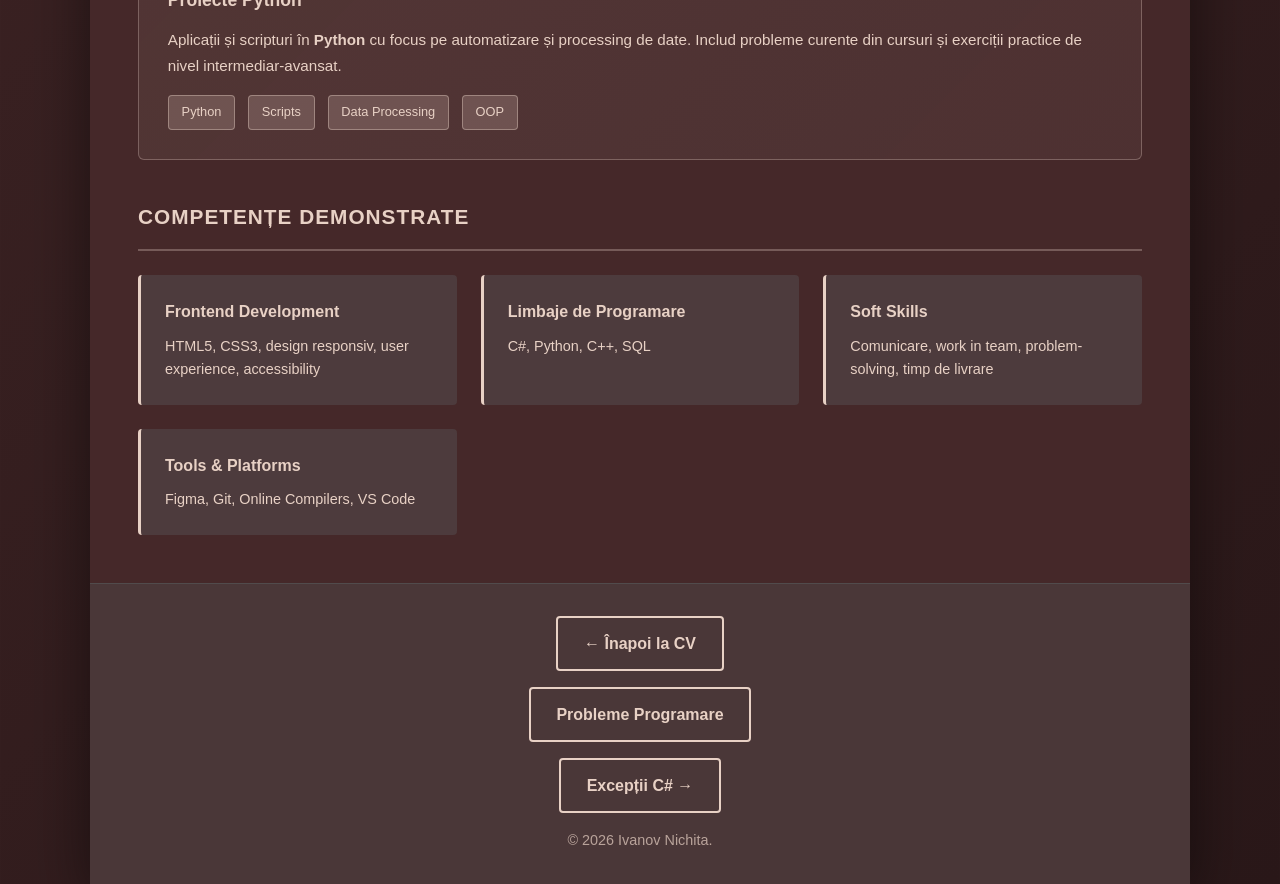
<file: portfolio.html>
<!DOCTYPE html>
<html lang="ro">
<head>
    <meta charset="UTF-8">
    <meta name="viewport" content="width=device-width, initial-scale=1.0">
    <title>Portofoliu - Ivanov Nichita</title>
    <link rel="stylesheet" href="styles.css">
    <style>
        .top-nav {
            background: var(--gray-dark);
            border-bottom: 2px solid var(--border-light);
            position: sticky;
            top: 0;
            z-index: 100;
        }
        .top-nav ul {
            list-style: none;
            display: flex;
            flex-wrap: wrap;
            gap: 0;
            margin: 0 auto;
            max-width: 1100px;
            padding: 0 2rem;
        }
        .top-nav ul li a {
            display: block;
            padding: 1rem 1.4rem;
            color: var(--text-secondary);
            text-decoration: none;
            font-size: 0.9rem;
            font-weight: 600;
            letter-spacing: 0.3px;
            transition: all 0.2s ease;
            border-bottom: 3px solid transparent;
        }
        .top-nav ul li a:hover,
        .top-nav ul li a.active {
            color: var(--beige-rose);
            border-bottom-color: var(--beige-rose);
        }
        @media (max-width: 600px) {
            .top-nav ul { padding: 0; }
            .top-nav ul li a { padding: 0.9rem 0.9rem; font-size: 0.8rem; }
        }
    </style>
<base target="_blank">
</head>
<body>
    <div class="cv-container">

        <!-- Navigation -->
        <nav class="top-nav">
            <ul>
                <li><a href="index.html">CV-ul meu</a></li>
                <li><a href="portfolio.html" class="active">Portofoliu</a></li>
                <li><a href="probleme.html">Probleme Programare</a></li>
                <li><a href="exceptii.html">Excepții C#</a></li>
                <li><a href="raport.html">Raport Practică</a></li>
                <li><a href="declaratie.html">Declarație</a></li>
            </ul>
        </nav>
        <!-- Header -->
        <header class="cv-header">
            <div class="header-content">
                <h1>Portofoliul Meu</h1>
                <p class="title-role">Prezentare de lucrări și realizări</p>
            </div>
        </header>

        <div class="cv-main portfolio-layout">
            <main class="cv-content">


                <!-- Documents Section -->
                <section class="cv-section">
                    <h2>Documente și Fișiere</h2>
                    <p class="description">Fișiere reprezentative din activitatea de stagiu și studiu:</p>

                    <div class="files-grid">
                        <!-- File 1 -->
                        <div class="file-card">
                            <div class="file-header">
                                <span class="file-icon">📋</span>
                                <h3>Agenda Practică</h3>
                            </div>
                            <p class="file-desc">Plan detaliat al stagiului cu obiective și activități.</p>
                            <a href="agendapractica.docx" download="agendapractica.docx" class="btn-download">
                                Descarcă
                            </a>
                        </div>
                </section>

                <!-- Cloud Storage -->
                <section class="cv-section">
                    <h2>Descărcări și Partajare</h2>
                    <div class="info-box">
                        <p><strong>Pentru descărcări complete:</strong> Fișierele pot fi descărcate direct de mai sus.</p>
                        <p><strong>Pentru partajare externă:</strong> Poți încărca fișierele pe Google Drive sau Dropbox și partaja link-ul cu cei interesați.</p>
                    </div>
                </section>

                <!-- Projects Preview -->
                <section class="cv-section">
                    <h2>Proiecte Tehnice</h2>

                    <div class="project-preview">
                        <h3>Portfolio Web Personal</h3>
                        <p>Site CV și portofoliu creat cu <strong>HTML5</strong> și <strong>CSS3</strong> pur. Design dark modern cu focus pe accesibilitate, performanță și responsivitate pe toate dispozitivele. Fără framework-uri sau JavaScript - cod curat și optimizat.</p>
                        <div class="tech-stack">
                            <span class="tech">HTML5</span>
                            <span class="tech">CSS3</span>
                            <span class="tech">Design Responsiv</span>
                            <span class="tech">SEO Optimized</span>
                        </div>
                    </div>

                    <div class="project-preview">
                        <h3>Probleme Algoritmice C#</h3>
                        <p>Rezolvare și implementare a problemelor algoritmice complexe în <strong>C#</strong>. Fiecare problemă include explicații detaliate, cod comentat și analiza complexității. Probleme din diferite categorii: string processing, grafuri, dinamica.</p>
                        <div class="tech-stack">
                            <span class="tech">C#</span>
                            <span class="tech">Algoritmi</span>
                            <span class="tech">Structuri de Date</span>
                            <span class="tech">Optimizare</span>
                        </div>
                    </div>

                    <div class="project-preview">
                        <h3>Proiecte Python</h3>
                        <p>Aplicații și scripturi în <strong>Python</strong> cu focus pe automatizare și processing de date. Includ probleme curente din cursuri și exerciții practice de nivel intermediar-avansat.</p>
                        <div class="tech-stack">
                            <span class="tech">Python</span>
                            <span class="tech">Scripts</span>
                            <span class="tech">Data Processing</span>
                            <span class="tech">OOP</span>
                        </div>
                    </div>
                </section>

                <!-- Skills Applied -->
                <section class="cv-section">
                    <h2>Competențe Demonstrate</h2>
                    <div class="skills-grid">
                        <div class="skill-group">
                            <h4>Frontend Development</h4>
                            <p>HTML5, CSS3, design responsiv, user experience, accessibility</p>
                        </div>
                        <div class="skill-group">
                            <h4>Limbaje de Programare</h4>
                            <p>C#, Python, C++, SQL</p>
                        </div>
                        <div class="skill-group">
                            <h4>Soft Skills</h4>
                            <p>Comunicare, work in team, problem-solving, timp de livrare</p>
                        </div>
                        <div class="skill-group">
                            <h4>Tools & Platforms</h4>
                            <p>Figma, Git, Online Compilers, VS Code</p>
                        </div>
                    </div>
                </section>
            </main>
        </div>

        <footer class="cv-footer">
            <a href="index.html" class="footer-link">← Înapoi la CV</a>
            <a href="probleme.html" class="footer-link">Probleme Programare</a>
            <a href="exceptii.html" class="footer-link">Excepții C# →</a>
            <p>&copy; 2026 Ivanov Nichita.</p>
        </footer>
    </div>
</body>
</html>
</file>
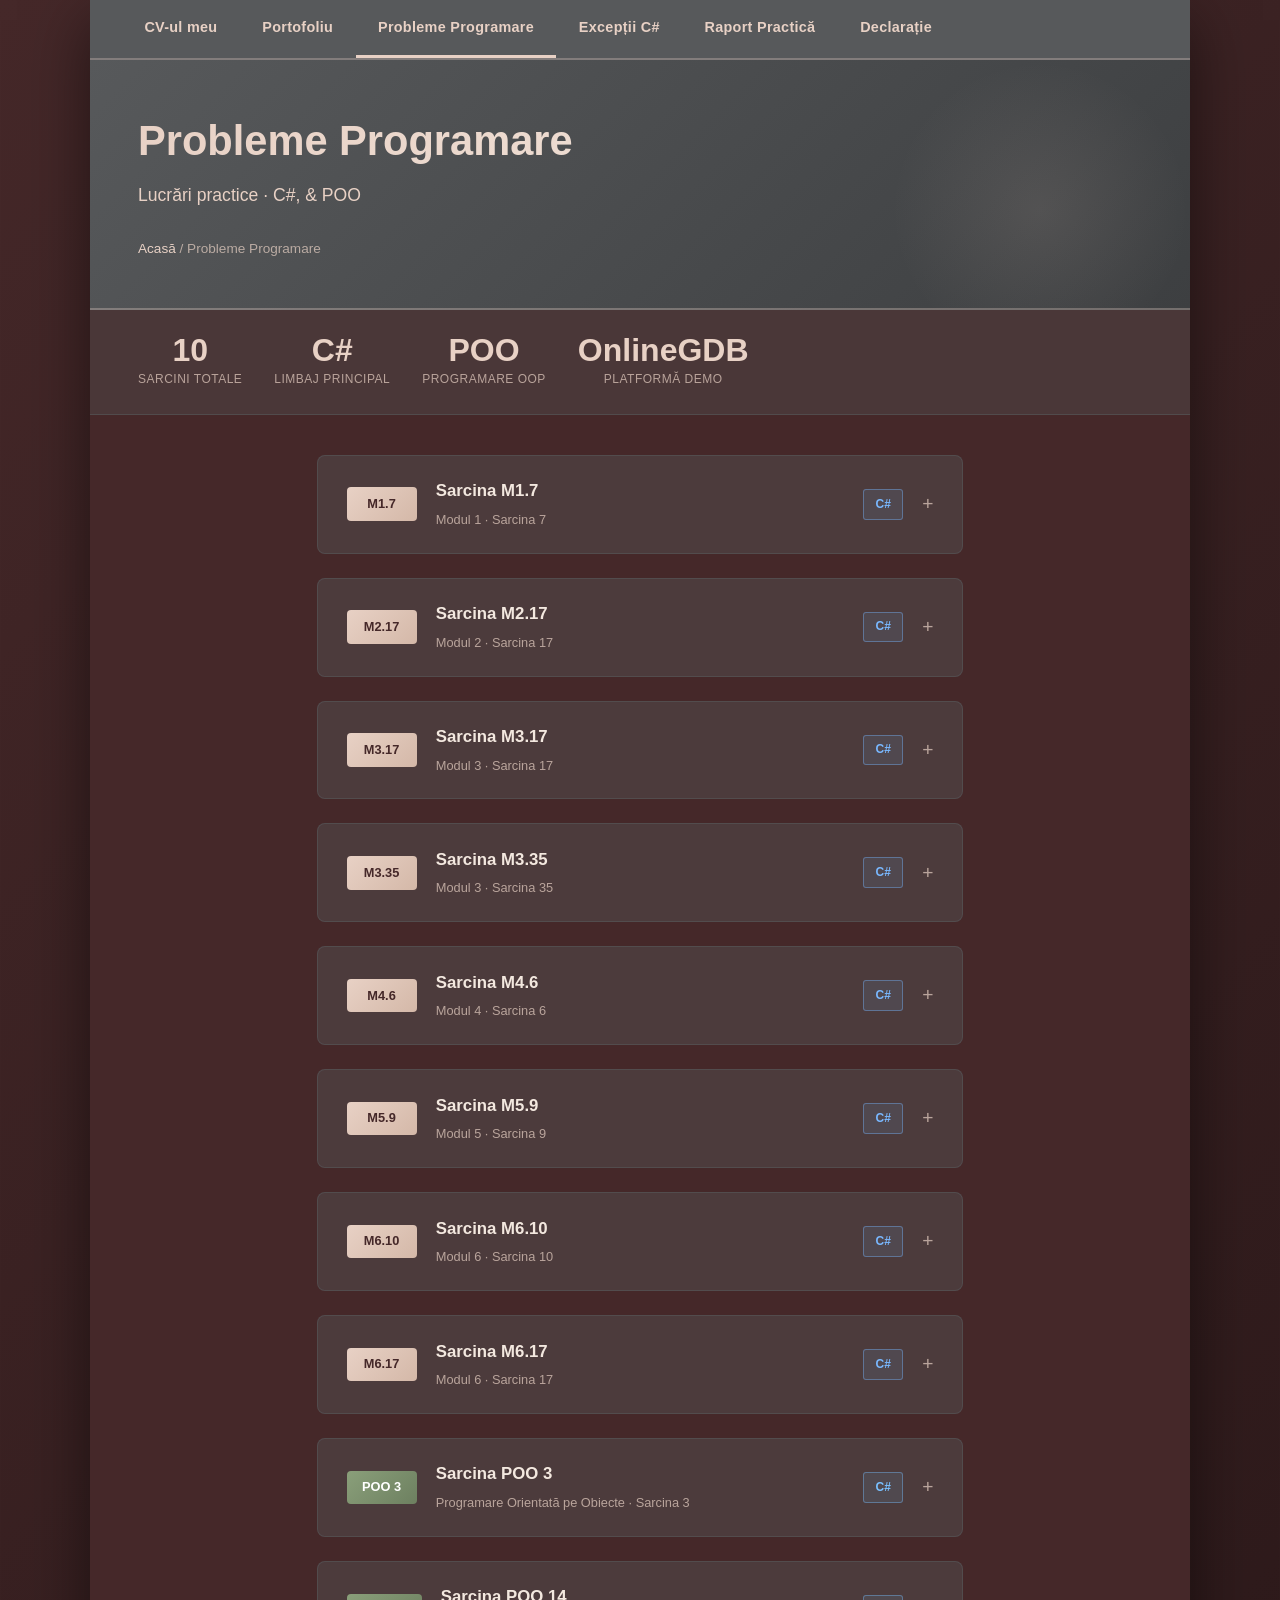
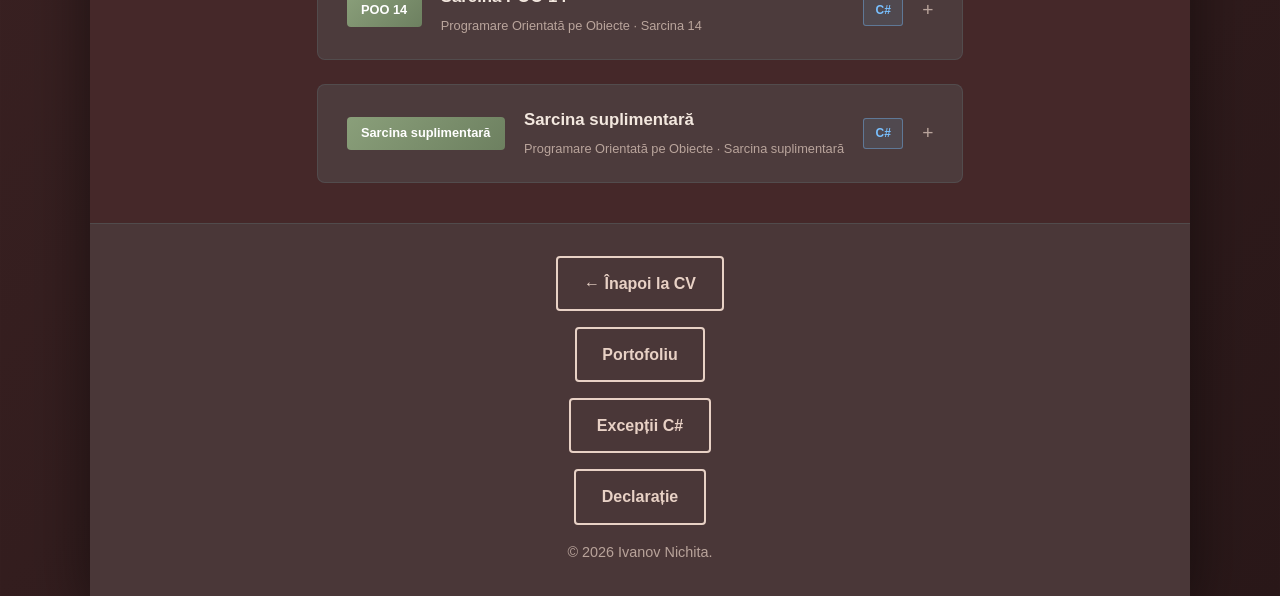
<file: probleme.html>
<!DOCTYPE html>
<html lang="ro">
<head>
    <meta charset="UTF-8">
    <meta name="viewport" content="width=device-width, initial-scale=1.0">
    <title>Probleme Programare - Ivanov Nichita</title>
    <link rel="stylesheet" href="styles.css">
    <style>
        /* ── Nav bar ── */
        .top-nav {
            background: var(--gray-dark);
            border-bottom: 2px solid var(--border-light);
            position: sticky;
            top: 0;
            z-index: 100;
        }
        .top-nav ul {
            list-style: none;
            display: flex;
            flex-wrap: wrap;
            gap: 0;
            margin: 0 auto;
            max-width: 1100px;
            padding: 0 2rem;
        }
        .top-nav ul li a {
            display: block;
            padding: 1rem 1.4rem;
            color: var(--text-secondary);
            text-decoration: none;
            font-size: 0.9rem;
            font-weight: 600;
            letter-spacing: 0.3px;
            transition: all 0.2s ease;
            border-bottom: 3px solid transparent;
        }
        .top-nav ul li a:hover,
        .top-nav ul li a.active {
            color: var(--beige-rose);
            border-bottom-color: var(--beige-rose);
        }

        /* ── Page header ── */
        .page-hero {
            background: linear-gradient(135deg, var(--gray-dark) 0%, #3d3f41 100%);
            padding: 3rem;
            border-bottom: 2px solid var(--border-light);
            position: relative;
            overflow: hidden;
        }
        .page-hero::before {
            content: '';
            position: absolute;
            top: 0; right: 0;
            width: 300px; height: 300px;
            background: radial-gradient(circle, rgba(232,209,197,0.1) 0%, transparent 70%);
            pointer-events: none;
        }
        .page-hero h1 {
            font-size: 2.6rem;
            font-weight: 700;
            background: linear-gradient(135deg, var(--beige-rose), var(--cream));
            -webkit-background-clip: text;
            -webkit-text-fill-color: transparent;
            background-clip: text;
            margin-bottom: 0.4rem;
        }
        .page-hero .subtitle {
            color: var(--beige-rose);
            font-size: 1.1rem;
            font-weight: 500;
            margin-bottom: 1.8rem;
        }
        .breadcrumb {
            font-size: 0.85rem;
            color: var(--text-muted);
        }
        .breadcrumb a { color: var(--beige-rose); text-decoration: none; }
        .breadcrumb a:hover { text-decoration: underline; }

        /* ── Stats bar ── */
        .stats-bar {
            display: flex;
            flex-wrap: wrap;
            gap: 2rem;
            padding: 1.5rem 3rem;
            background: rgba(87,89,91,0.3);
            border-bottom: 1px solid var(--border-color);
        }
        .stat-item {
            text-align: center;
        }
        .stat-num {
            display: block;
            font-size: 2rem;
            font-weight: 800;
            color: var(--beige-rose);
            line-height: 1;
        }
        .stat-label {
            font-size: 0.75rem;
            color: var(--text-muted);
            text-transform: uppercase;
            letter-spacing: 0.5px;
            margin-top: 0.3rem;
            display: block;
        }

        /* ── Main content ── */
        .problems-wrapper {
            max-width: 1100px;
            margin: 0 auto;
            padding: 2.5rem 3rem;
            display: flex;
            flex-direction: column;
            gap: 1.5rem;
        }

        /* ── Problem card ── */
        .problem-card {
            background: rgba(87,89,91,0.4);
            border: 1px solid var(--border-color);
            border-radius: 8px;
            overflow: hidden;
            transition: border-color 0.3s ease, box-shadow 0.3s ease;
        }
        .problem-card:hover {
            border-color: var(--beige-rose);
            box-shadow: 0 4px 20px rgba(232,209,197,0.1);
        }
        .problem-card.expanded {
            border-color: var(--beige-rose);
        }

        /* card header (always visible) */
        .card-header {
            display: flex;
            align-items: center;
            gap: 1.2rem;
            padding: 1.4rem 1.8rem;
            cursor: pointer;
            user-select: none;
        }
        .card-header:hover { background: rgba(232,209,197,0.06); }

        .badge {
            background: linear-gradient(135deg, var(--beige-rose), #d4b8a8);
            color: var(--brown-dark);
            padding: 0.4rem 0.9rem;
            border-radius: 4px;
            font-size: 0.8rem;
            font-weight: 800;
            white-space: nowrap;
            min-width: 70px;
            text-align: center;
        }
        .badge.poo {
            background: linear-gradient(135deg, #8a9f7a, #6d8060);
            color: #fff;
        }

        .card-title-wrap {
            flex: 1;
        }
        .card-title {
            font-size: 1.05rem;
            font-weight: 700;
            color: var(--text-primary);
        }
        .card-meta {
            font-size: 0.8rem;
            color: var(--text-muted);
            margin-top: 0.3rem;
        }

        .lang-pill {
            font-size: 0.75rem;
            font-weight: 700;
            padding: 0.3rem 0.7rem;
            border-radius: 3px;
            border: 1px solid;
            white-space: nowrap;
        }
        .lang-cpp { color: #79b8ff; border-color: rgba(121,184,255,0.4); background: rgba(121,184,255,0.1); }
        .lang-python { color: #79c0ff; border-color: rgba(121,192,255,0.4); background: rgba(121,192,255,0.1); }
        .lang-csharp { color: #c3a6e0; border-color: rgba(195,166,224,0.4); background: rgba(195,166,224,0.1); }

        .toggle-icon {
            color: var(--text-muted);
            font-size: 1.2rem;
            transition: transform 0.3s ease;
            font-weight: 300;
        }
        .problem-card.expanded .toggle-icon { transform: rotate(45deg); }

        /* card body (collapsible) */
        .card-body {
            display: none;
            border-top: 1px solid var(--border-color);
            padding: 1.8rem;
            gap: 1.5rem;
            flex-direction: column;
        }
        .problem-card.expanded .card-body { display: flex; }

        .card-link-row {
            display: flex;
            align-items: center;
            gap: 1rem;
            flex-wrap: wrap;
        }
        .label-small {
            font-size: 0.8rem;
            color: var(--text-muted);
            text-transform: uppercase;
            letter-spacing: 0.5px;
            font-weight: 600;
        }
        .btn-onlinegdb {
            display: inline-flex;
            align-items: center;
            gap: 0.5rem;
            background: linear-gradient(135deg, var(--beige-rose), #d4b8a8);
            color: var(--brown-dark);
            padding: 0.6rem 1.3rem;
            border-radius: 4px;
            text-decoration: none;
            font-weight: 700;
            font-size: 0.9rem;
            transition: all 0.3s ease;
        }
        .btn-onlinegdb:hover {
            transform: translateY(-2px);
            box-shadow: 0 6px 18px rgba(232,209,197,0.35);
        }

        .card-description {
            color: var(--text-secondary);
            font-size: 0.95rem;
            line-height: 1.7;
        }

        /* ── Footer ── */
        .page-footer {
            padding: 2rem 3rem;
            border-top: 1px solid var(--border-color);
            background: rgba(87,89,91,0.3);
            text-align: center;
            display: flex;
            flex-direction: column;
            gap: 1rem;
            align-items: center;
        }
        .page-footer a {
            color: var(--beige-rose);
            text-decoration: none;
            font-weight: 600;
            transition: all 0.3s ease;
            padding: 0.8rem 1.6rem;
            border: 2px solid var(--beige-rose);
            border-radius: 4px;
        }
        .page-footer a:hover {
            background: var(--beige-rose);
            color: var(--brown-dark);
        }
        .page-footer p { color: var(--text-muted); font-size: 0.9rem; }

        /* ── Responsive ── */
        @media (max-width: 700px) {
            .page-hero, .stats-bar { padding: 1.8rem 1.5rem; }
            .page-hero h1 { font-size: 1.9rem; }
            .problems-wrapper { padding: 1.5rem; }
            .card-header { padding: 1.2rem; gap: 0.8rem; }
            .card-body { padding: 1.2rem; }
            .top-nav ul { padding: 0; }
            .top-nav ul li a { padding: 0.9rem 0.9rem; font-size: 0.8rem; }
        }
    </style>
</head>
<body>
    <div class="cv-container">

        <!-- Navigation -->
        <nav class="top-nav">
            <ul>
                <li><a href="index.html">CV-ul meu</a></li>
                <li><a href="portfolio.html">Portofoliu</a></li>
                <li><a href="probleme.html" class="active">Probleme Programare</a></li>
                <li><a href="exceptii.html">Excepții C#</a></li>
                <li><a href="raport.html">Raport Practică</a></li>
                <li><a href="declaratie.html">Declarație</a></li>
            </ul>
        </nav>

        <!-- Hero -->
        <header class="page-hero">
            <h1>Probleme Programare</h1>
            <p class="subtitle">Lucrări practice · C#,  &amp; POO</p>
            <div class="breadcrumb">
                <a href="index.html">Acasă</a> / Probleme Programare
            </div>
        </header>

        <!-- Stats -->
        <div class="stats-bar">
            <div class="stat-item">
                <span class="stat-num">10</span>
                <span class="stat-label">Sarcini totale</span>
            </div>
            <div class="stat-item">
                <span class="stat-num">C#</span>
                <span class="stat-label">Limbaj principal</span>
            </div>
            <div class="stat-item">
                <span class="stat-num">POO</span>
                <span class="stat-label">Programare OOP</span>
            </div>
            <div class="stat-item">
                <span class="stat-num">OnlineGDB</span>
                <span class="stat-label">Platformă demo</span>
            </div>
        </div>

        <!-- Problems list -->
        <main class="problems-wrapper">

            <!-- m1.7 -->
            <div class="problem-card" id="m1-7">
                <div class="card-header" onclick="toggleCard(this)">
                    <span class="badge">M1.7</span>
                    <div class="card-title-wrap">
                        <div class="card-title">Sarcina M1.7</div>
                        <div class="card-meta">Modul 1 · Sarcina 7</div>
                    </div>
                    <span class="lang-pill lang-cpp">C#</span>
                    <span class="toggle-icon">+</span>
                </div>
                <div class="card-body">
                    <div class="card-link-row">
                        <span class="label-small">Link online:</span>
                        <a href="https://onlinegdb.com/MnifuoCinD" target="_blank" rel="noopener noreferrer" class="btn-onlinegdb">
                            ▶ Deschide în OnlineGDB
                        </a>
                    </div>
                    <p class="card-description">M1. 7 În notația (a)x litera x reprezintă baza sistemului de numerație, iar litera a - un număr scris în
sistemul respectiv. Elaborați un program care calculează, dacă există, cel puțin o rădăcină a ecuației (a)x
= b, unde a și b sunt numere naturale, iar x este necunoscuta. Fiecare cifră a numărului natural a aparține
mulțimii {0, 1,2, ..., 9}, iar numărul b este scris în sistemul zecimal.
Exemplu: rădăcina ecuației (160)x = 122 este x=8, iar ecuația (5)x=10 nu are soluții. Estimați
complexitatea temporală a programului elaborat.</p>
                </div>
            </div>

            <!-- m2.17 -->
            <div class="problem-card" id="m2-17">
                <div class="card-header" onclick="toggleCard(this)">
                    <span class="badge">M2.17</span>
                    <div class="card-title-wrap">
                        <div class="card-title">Sarcina M2.17</div>
                        <div class="card-meta">Modul 2 · Sarcina 17</div>
                    </div>
                    <span class="lang-pill lang-cpp">C#</span>
                    <span class="toggle-icon">+</span>
                </div>
                <div class="card-body">
                    <div class="card-link-row">
                        <span class="label-small">Link online:</span>
                        <a href="https://onlinegdb.com/UUgZOiud2" target="_blank" rel="noopener noreferrer" class="btn-onlinegdb">
                            ▶ Deschide în OnlineGDB
                        </a>
                    </div>
                    <p class="card-description">Hrubele de la Cricova. După o vizită la renumitele hrube de la Cricova un informatician a
construit un robot care funcționează într-un câmp divizat în pătrățele (fig. 1). Robotul poate executa
doar instrucțiunile SUS, JOS, DREAPTA, STÂNGA, conform cărora se deplasează în unul din
pătrățelele vecine. Dacă în acest pătrat este un obstacol, de exemplu, un perete sau un butoi, are loc un
accident și robotul iese din funcțiune.

Elaborați un program care, cunoscând planul hrubelor, deplasează robotul prin încăperile subterane, de
la intrarea în hrube la ieșire. Colecția de vinuri fiind foarte bogată, nu se cere vizitarea obligatorie a
tuturor încăperilor subterane.
Datele de intrare: Planul hrubelor este desenat pe o foaie de hârtie liniată în pătrățele. Pătrățelele
hașurate reprezintă obstacolele, iar cele nehașurate - spațiile libere. Pătrățelele de pe perimetrul
planului, cu excepția celor de intrare sau ieșire, sunt hașurate prin definiție. În formă numerică planul
hrubelor este redat prin tabloul A cu m linii și n coloane. Elementele A[i,j] ale acestui tablou au
următoarea semnificație: 0 - spațiu liber; 1 - obstacol; 2 - intrarea în hrube; 3 - ieșirea din hrube. Inițial,
robotul se află în pătrățelul pentru care A[i,j]=2. Fișierul date.in conține pe prima linie numerele m, n
separate prin spațiu. Pe următoarele m linii se conțin câte n numere A[i,j] separate prin spațiu.
Datele de ieșire: Fișierul date.out va conține pe fiecare linie câte una din instrucțiunile SUS, JOS,
DREAPTA, STÂNGA scrise în ordinea executării lor de către robot.
Restricții: 5 ≤ m, n ≤ 100. Timpul de execuție nu va depăși 3 secunde.</p>
                </div>
            </div>

            <!-- m3.17 -->
            <div class="problem-card" id="m3-17">
                <div class="card-header" onclick="toggleCard(this)">
                    <span class="badge">M3.17</span>
                    <div class="card-title-wrap">
                        <div class="card-title">Sarcina M3.17</div>
                        <div class="card-meta">Modul 3 · Sarcina 17</div>
                    </div>
                    <span class="lang-pill lang-cpp">C#</span>
                    <span class="toggle-icon">+</span>
                </div>
                <div class="card-body">
                    <div class="card-link-row">
                        <span class="label-small">Link online:</span>
                        <a href="https://onlinegdb.com/UAtruSujh" target="_blank" rel="noopener noreferrer" class="btn-onlinegdb">
                            ▶ Deschide în OnlineGDB
                        </a>
                    </div>
                    <p class="card-description">Să se determine 5 numere de câte n cifre, fiecare cifră putând fi 1 sau 2, astfel încât oricare
dintre aceste 5 numere să coincidă exact în m poziții și să nu existe o poziție în care să apară aceeași
cifră în toate cele 5 numere.</p>
                </div>
            </div>

            <!-- m3.35 -->
            <div class="problem-card" id="m3-35">
                <div class="card-header" onclick="toggleCard(this)">
                    <span class="badge">M3.35</span>
                    <div class="card-title-wrap">
                        <div class="card-title">Sarcina M3.35</div>
                        <div class="card-meta">Modul 3 · Sarcina 35</div>
                    </div>
                    <span class="lang-pill lang-cpp">C#</span>
                    <span class="toggle-icon">+</span>
                </div>
                <div class="card-body">
                    <div class="card-link-row">
                        <span class="label-small">Link online:</span>
                        <a href="https://onlinegdb.com/-fayAr1vQ" target="_blank" rel="noopener noreferrer" class="btn-onlinegdb">
                            ▶ Deschide în OnlineGDB
                        </a>
                    </div>
                    <p class="card-description">Se citește un număr natural n. Să se afișeze toate modurile în care poate fi descompus ca produs
de numere naturale diferite de 1 și n.</p>
                </div>
            </div>

            <!-- m4.6 -->
            <div class="problem-card" id="m4-6">
                <div class="card-header" onclick="toggleCard(this)">
                    <span class="badge">M4.6</span>
                    <div class="card-title-wrap">
                        <div class="card-title">Sarcina M4.6</div>
                        <div class="card-meta">Modul 4 · Sarcina 6</div>
                    </div>
                    <span class="lang-pill lang-cpp">C#</span>
                    <span class="toggle-icon">+</span>
                </div>
                <div class="card-body">
                    <div class="card-link-row">
                        <span class="label-small">Link online:</span>
                        <a href="https://onlinegdb.com/SSYiPcoPa" target="_blank" rel="noopener noreferrer" class="btn-onlinegdb">
                            ▶ Deschide în OnlineGDB
                        </a>
                    </div>
                    <p class="card-description">Generarea aranjamentelor. Să se genereze aranjamentele din n luate câte k a mulțimii
A={1,2,... n}.</p>
                </div>
            </div>

            <!-- m5.9 -->
            <div class="problem-card" id="m5-9">
                <div class="card-header" onclick="toggleCard(this)">
                    <span class="badge">M5.9</span>
                    <div class="card-title-wrap">
                        <div class="card-title">Sarcina M5.9</div>
                        <div class="card-meta">Modul 5 · Sarcina 9</div>
                    </div>
                    <span class="lang-pill lang-cpp">C#</span>
                    <span class="toggle-icon">+</span>
                </div>
                <div class="card-body">
                    <div class="card-link-row">
                        <span class="label-small">Link online:</span>
                        <a href="https://onlinegdb.com/FSXAzipUz" target="_blank" rel="noopener noreferrer" class="btn-onlinegdb">
                            ▶ Deschide în OnlineGDB
                        </a>
                    </div>
                    <p class="card-description">Într-o placă dreptunghiulară cu dimensiunile N pe L (coordonatele dreptunghiului) sunt făcute
K găuri. Coordonatele găurilor sunt numere întregi. Fișierul date.in conține în prima linie numărul n,
care reprezintă numărul de găuri, pe liniile următoare se regăsesc coordonatele găurilor. Scrieți un
program, care determină cel mai mic dreptunghi (cu o suprafață mai mare ca 0) fără găuri din placă.</p>
                </div>
            </div>

            <!-- m6.10 -->
            <div class="problem-card" id="m6-10">
                <div class="card-header" onclick="toggleCard(this)">
                    <span class="badge">M6.10</span>
                    <div class="card-title-wrap">
                        <div class="card-title">Sarcina M6.10</div>
                        <div class="card-meta">Modul 6 · Sarcina 10</div>
                    </div>
                    <span class="lang-pill lang-cpp">C#</span>
                    <span class="toggle-icon">+</span>
                </div>
                <div class="card-body">
                    <div class="card-link-row">
                        <span class="label-small">Link online:</span>
                        <a href="https://onlinegdb.com/UT5GXJP50" target="_blank" rel="noopener noreferrer" class="btn-onlinegdb">
                            ▶ Deschide în OnlineGDB
                        </a>
                    </div>
                    <p class="card-description">În fișierul date.in se află pe prima linie un număr natural n cel mult 20 000, iar pe liniile
următoare o matrice pătratică de dimensiune n care conține doar elemente 0 și 1.
Să se determine cel mai mare pătrat care conține doar valori 1. Se vor afișa în fișierul text date.out
următoarele valori separate prin spațiu: latura pătratului, linia și coloana colțului stânga sus al
pătratului. Dacă exista mai multe astfel de pătrate se va afișa doar cel mai de sus.</p>
                </div>
            </div>

            <!-- m6.17 -->
            <div class="problem-card" id="m6-17">
                <div class="card-header" onclick="toggleCard(this)">
                    <span class="badge">M6.17</span>
                    <div class="card-title-wrap">
                        <div class="card-title">Sarcina M6.17</div>
                        <div class="card-meta">Modul 6 · Sarcina 17</div>
                    </div>
                    <span class="lang-pill lang-cpp">C#</span>
                    <span class="toggle-icon">+</span>
                </div>
                <div class="card-body">
                    <div class="card-link-row">
                        <span class="label-small">Link online:</span>
                        <a href="https://onlinegdb.com/sIREkDfvb" target="_blank" rel="noopener noreferrer" class="btn-onlinegdb">
                            ▶ Deschide în OnlineGDB
                        </a>
                    </div>
                    <p class="card-description">Clădirea Finanțelor publice este formată din birouri dispuse într-un dreptunghi cu n x m
elemente. Între două birouri se poate trece dacă sunt alăturate pe linie sau pe coloană.
Pentru fiecare birou se cunoaște valoarea taxei care trebuie plătită în acel birou (valoare naturală). Un
contribuabil intră în clădire prin biroul 1,1 și trebuie să o părăsească prin biroul n, m. Calculați suma
minimă a taxelor pe care le poate plăti contribuabilul de la intrare până la ieșirea din clădire.</p>
                </div>
            </div>

            <!-- poo 3 -->
            <div class="problem-card" id="poo-3">
                <div class="card-header" onclick="toggleCard(this)">
                    <span class="badge poo">POO 3</span>
                    <div class="card-title-wrap">
                        <div class="card-title">Sarcina POO 3</div>
                        <div class="card-meta">Programare Orientată pe Obiecte · Sarcina 3</div>
                    </div>
                    <span class="lang-pill lang-python">C#</span>
                    <span class="toggle-icon">+</span>
                </div>
                <div class="card-body">
                    <div class="card-link-row">
                        <span class="label-small">Link online:</span>
                        <a href="https://onlinegdb.com/870ktMriO" target="_blank" rel="noopener noreferrer" class="btn-onlinegdb">
                            ▶ Deschide în OnlineGDB
                        </a>
                    </div>
                    <p class="card-description">3. Gestiune CD din biblioteca personala
Se se dezvolte o aplicatie care tine evidenta cd-urilor unei persoane si tipareste tabele cu cdurile care satisfac
anumite conditii sortate dupa diferite criterii. Informatiile care se cunosc despre un cd sunt:
1. identificator cd
2. nume cd
3. dimensiune cd (MB)
4. viteza maxima de inscriptionare

5. spatiu ocupat
6. numarul de sesiuni
7. tipul sesiunii
Aplicatia trebuie sa permita urmatoarele operatii:
1. introducere date;
2. afisare cd-uri sortate dupa nume;
3. adaugare a unui nou cd;
4. cautare cd dupa identificator cd;
5. afisare cd-urilor care au spatiu liber mai mare decat o valoare data;
6. ordonare cd-uri dupa dimensiune CD(MB);
7. afisare cd-urilor ce au sesiuni deschise;
8. clasarea cd-urilor dupa viteza de inscriptionare;
9. clasarea cd-urilor dupa tip cd.</p>
                </div>
            </div>

            <!-- poo 14 -->
            <div class="problem-card" id="poo-14">
                <div class="card-header" onclick="toggleCard(this)">
                    <span class="badge poo">POO 14</span>
                    <div class="card-title-wrap">
                        <div class="card-title">Sarcina POO 14</div>
                        <div class="card-meta">Programare Orientată pe Obiecte · Sarcina 14</div>
                    </div>
                    <span class="lang-pill lang-python">C#</span>
                    <span class="toggle-icon">+</span>
                </div>
                <div class="card-body">
                    <div class="card-link-row">
                        <span class="label-small">Link online:</span>
                        <a href="https://onlinegdb.com/tnUcbkkmC" target="_blank" rel="noopener noreferrer" class="btn-onlinegdb">
                            ▶ Deschide în OnlineGDB
                        </a>
                    </div>
                    <p class="card-description">14. Evidenta furnizori societate comerciala
Despre un fumizor al unei societati comerciale se cunosc urmatoarele informatii: denumire furnizor; cod
fiscal; lista produselor oferite de acel furnizor; adresa furnizorului; persoana de contact; telefon;
Operatii cerute:
1. actualizare lista furnizorii;
2. adaugarea unui nou furnizor;
3. stergere furnizor dupa denumire;
4. cautare furnizor dupa cod fiscal;
5. adaugare produs sau produse oferite de un anumit furnizor;
6. stergere produs sau produse oferite de un anumit furnizor;
7. sortare furnizori dupa denumire;</p>
                </div>
            </div>

            <!--Sarcina suplimentara-->
                        <div class="problem-card" id="Sarcina suplimentară">
                <div class="card-header" onclick="toggleCard(this)">
                    <span class="badge poo">Sarcina suplimentară</span>
                    <div class="card-title-wrap">
                        <div class="card-title">Sarcina suplimentară</div>
                        <div class="card-meta">Programare Orientată pe Obiecte · Sarcina suplimentară</div>
                    </div>
                    <span class="lang-pill lang-python">C#</span>
                    <span class="toggle-icon">+</span>
                </div>
                <div class="card-body">
                    <div class="card-link-row">
                        <span class="label-small">Link online:</span>
                        <a href="https://onlinegdb.com/mhS2lc1I1" target="_blank" rel="noopener noreferrer" class="btn-onlinegdb">
                            ▶ Deschide în OnlineGDB
                        </a>
                    </div>
                    <p class="card-description">Sarcina suplimentară — implementare avansată cu moștenire, polimorfism și principii OOP aplicate în C#. Exemplu complex de design orientat pe obiecte.</p>
                </div>
            </div>

        </main>

        <!-- Footer -->
        <footer class="page-footer">
            <a href="index.html">← Înapoi la CV</a>
            <a href="portfolio.html">Portofoliu</a>
            <a href="exceptii.html">Excepții C#</a>
            <a href="declaratie.html">Declarație</a>
            <p>&copy; 2026 Ivanov Nichita.</p>
        </footer>

    </div>

    <script>
        function toggleCard(header) {
            const card = header.closest('.problem-card');
            const isOpen = card.classList.contains('expanded');
            // Close all
            document.querySelectorAll('.problem-card').forEach(c => c.classList.remove('expanded'));
            // Toggle clicked
            if (!isOpen) card.classList.add('expanded');
        }
    </script>
</body>
</html>
</file>
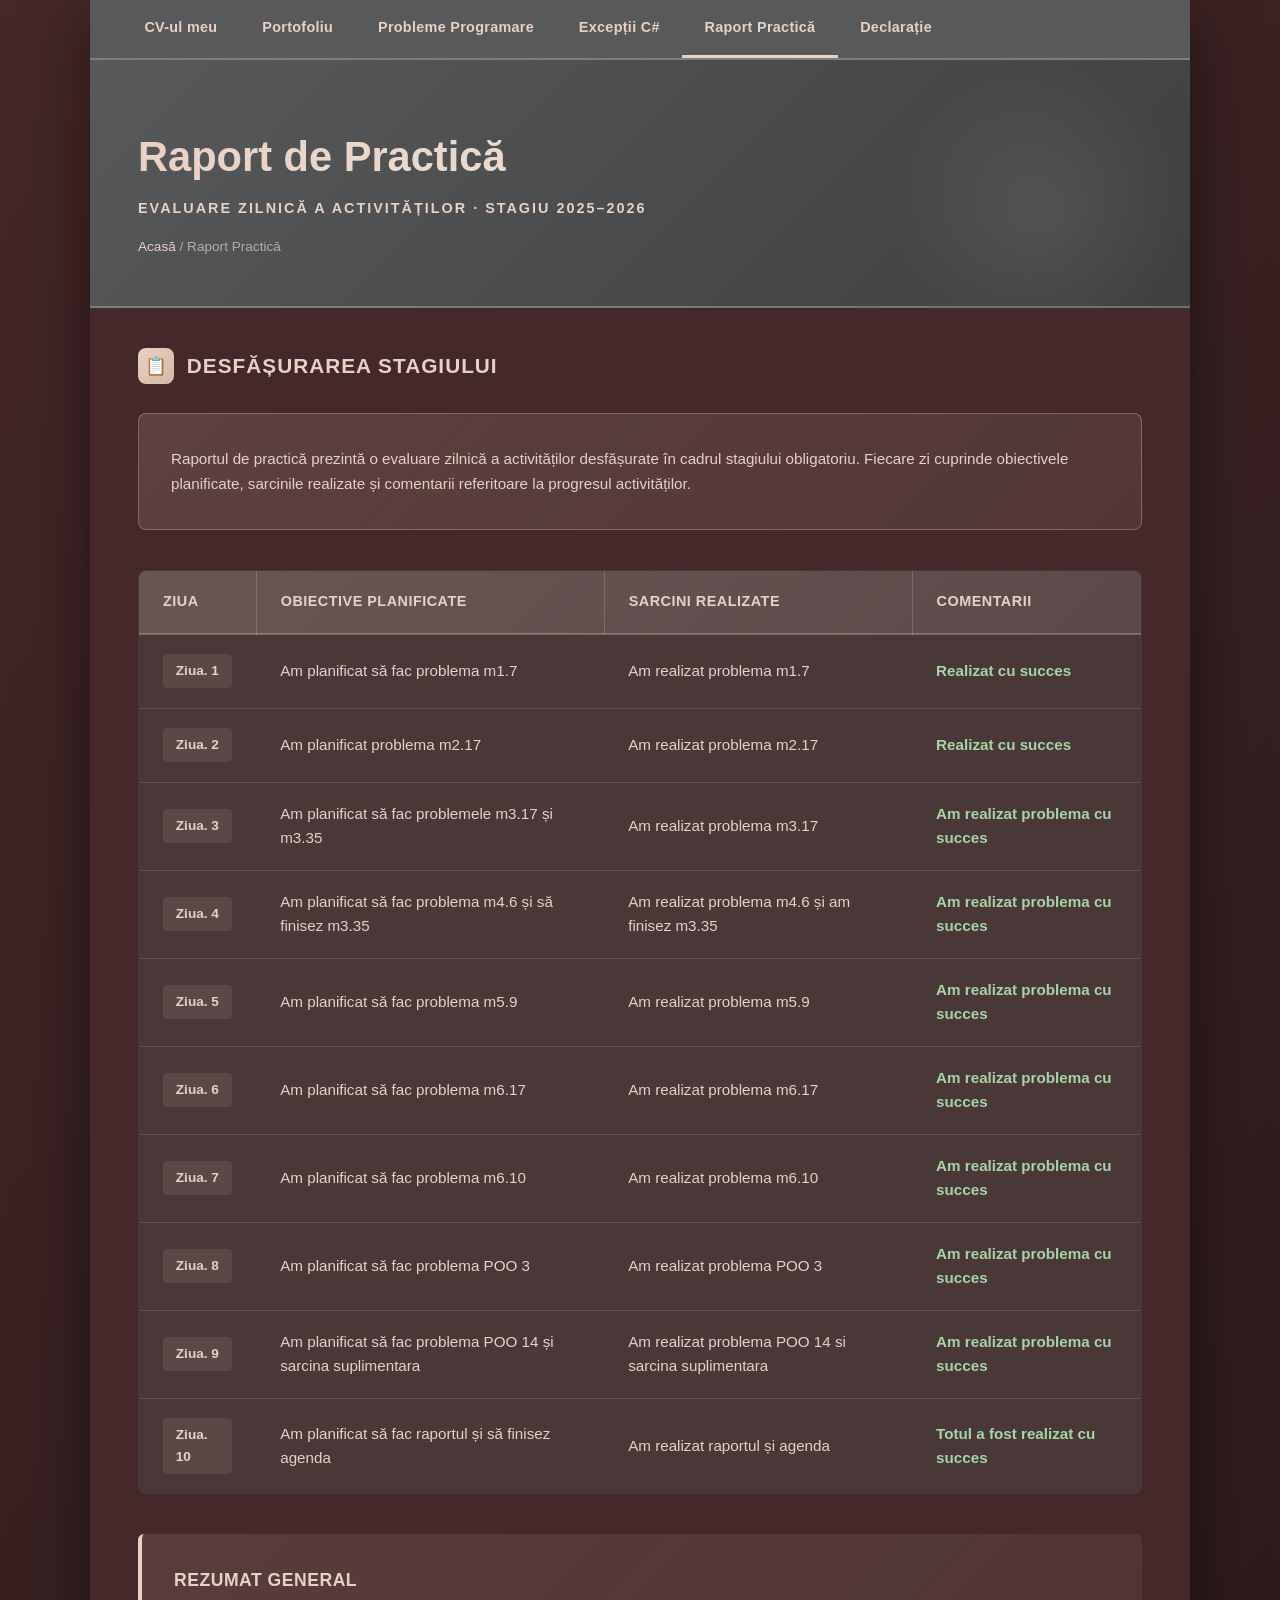
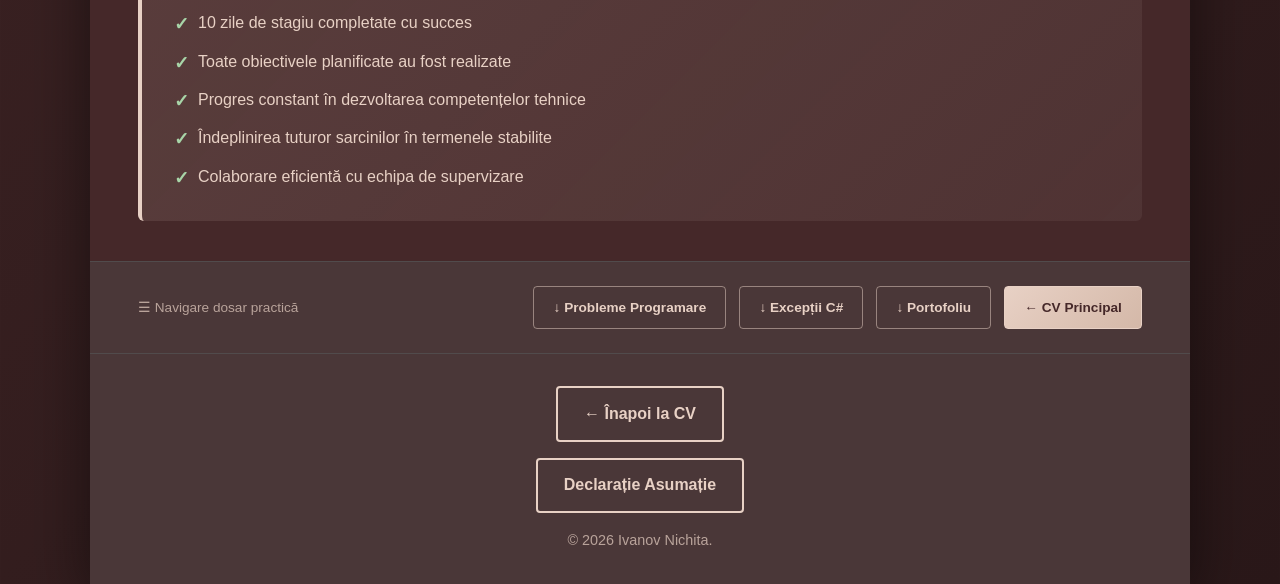
<file: raport.html>
<!DOCTYPE html>
<html lang="ro">
<head>
    <meta charset="UTF-8">
    <meta name="viewport" content="width=device-width, initial-scale=1.0">
    <title>Raport Practică - Ivanov Nichita</title>
    <link rel="stylesheet" href="styles.css">
    <style>
        /* ── Nav bar ── */
        .top-nav {
            background: var(--gray-dark);
            border-bottom: 2px solid var(--border-light);
            position: sticky;
            top: 0;
            z-index: 100;
        }
        .top-nav ul {
            list-style: none;
            display: flex;
            flex-wrap: wrap;
            gap: 0;
            margin: 0 auto;
            max-width: 1100px;
            padding: 0 2rem;
        }
        .top-nav ul li a {
            display: block;
            padding: 1rem 1.4rem;
            color: var(--text-secondary);
            text-decoration: none;
            font-size: 0.9rem;
            font-weight: 600;
            letter-spacing: 0.3px;
            transition: all 0.2s ease;
            border-bottom: 3px solid transparent;
        }
        .top-nav ul li a:hover,
        .top-nav ul li a.active {
            color: var(--beige-rose);
            border-bottom-color: var(--beige-rose);
        }

        /* ── Page hero ── */
        .page-hero {
            background: linear-gradient(135deg, var(--gray-dark) 0%, #3d3f41 100%);
            padding: 3rem;
            border-bottom: 2px solid var(--border-light);
            position: relative;
            overflow: hidden;
        }
        .page-hero::before {
            content: '';
            position: absolute;
            top: 0; right: 0;
            width: 300px; height: 300px;
            background: radial-gradient(circle, rgba(232,209,197,0.1) 0%, transparent 70%);
            pointer-events: none;
        }
        .hero-icon {
            font-size: 2.8rem;
            margin-bottom: 1rem;
            display: block;
        }
        .page-hero h1 {
            font-size: 2.6rem;
            font-weight: 700;
            background: linear-gradient(135deg, var(--beige-rose), var(--cream));
            -webkit-background-clip: text;
            -webkit-text-fill-color: transparent;
            background-clip: text;
            margin-bottom: 0.4rem;
            position: relative;
            z-index: 1;
        }
        .page-hero .subtitle {
            color: var(--beige-rose);
            font-size: 0.9rem;
            font-weight: 600;
            letter-spacing: 2px;
            text-transform: uppercase;
            margin-bottom: 1rem;
            position: relative;
            z-index: 1;
        }
        .breadcrumb {
            font-size: 0.85rem;
            color: var(--text-muted);
            position: relative;
            z-index: 1;
        }
        .breadcrumb a { color: var(--beige-rose); text-decoration: none; }
        .breadcrumb a:hover { text-decoration: underline; }

        /* ── Main wrapper ── */
        .raport-wrapper {
            max-width: 1100px;
            margin: 0 auto;
            padding: 2.5rem 3rem;
        }

        /* ── Section title ── */
        .section-heading {
            display: flex;
            align-items: center;
            gap: 0.8rem;
            margin-bottom: 1.8rem;
        }
        .section-heading .icon-badge {
            width: 36px;
            height: 36px;
            background: linear-gradient(135deg, var(--beige-rose), #d4b8a8);
            border-radius: 8px;
            display: flex;
            align-items: center;
            justify-content: center;
            font-size: 1.1rem;
            flex-shrink: 0;
        }
        .section-heading h2 {
            font-size: 1.3rem;
            font-weight: 700;
            color: var(--beige-rose);
            text-transform: uppercase;
            letter-spacing: 1px;
        }

        /* ── Raport table wrapper ── */
        .raport-intro {
            background: linear-gradient(135deg, rgba(232,209,197,0.15), rgba(243,232,223,0.08));
            border: 1px solid var(--border-light);
            border-radius: 8px;
            padding: 2rem;
            margin-bottom: 2.5rem;
        }
        .raport-intro p {
            color: var(--text-secondary);
            font-size: 0.95rem;
            line-height: 1.7;
        }

        /* ── Weeks table ── */
        .raport-table {
            width: 100%;
            border-collapse: collapse;
            margin-bottom: 2rem;
            background: rgba(87,89,91,0.3);
            overflow: hidden;
            border-radius: 8px;
            border: 1px solid var(--border-light);
        }

        .raport-table thead {
            background: linear-gradient(135deg, rgba(232,209,197,0.2), rgba(243,232,223,0.1));
            border-bottom: 2px solid var(--border-light);
        }

        .raport-table th {
            padding: 1.2rem 1.5rem;
            text-align: left;
            font-weight: 700;
            color: var(--beige-rose);
            font-size: 0.9rem;
            text-transform: uppercase;
            letter-spacing: 0.5px;
            border-right: 1px solid rgba(232,209,197,0.2);
        }

        .raport-table th:last-child {
            border-right: none;
        }

        .raport-table tbody tr {
            border-bottom: 1px solid rgba(232,209,197,0.15);
            transition: background 0.3s ease;
        }

        .raport-table tbody tr:hover {
            background: rgba(232,209,197,0.1);
        }

        .raport-table td {
            padding: 1.2rem 1.5rem;
            color: var(--text-secondary);
            font-size: 0.95rem;
            line-height: 1.6;
        }

        .raport-table .week-label {
            color: var(--beige-rose);
            font-weight: 700;
            background: rgba(232,209,197,0.1);
            padding: 0.4rem 0.8rem;
            border-radius: 4px;
            display: inline-block;
            font-size: 0.85rem;
        }

        .raport-table .status-success {
            color: #a8d5a8;
            font-weight: 600;
        }

        /* ── Summary section ── */
        .raport-summary {
            background: linear-gradient(135deg, rgba(232,209,197,0.12), rgba(243,232,223,0.06));
            border-left: 4px solid var(--beige-rose);
            border-radius: 6px;
            padding: 2rem;
            margin-top: 2.5rem;
        }

        .raport-summary h3 {
            color: var(--beige-rose);
            font-size: 1.1rem;
            font-weight: 700;
            margin-bottom: 1rem;
            text-transform: uppercase;
            letter-spacing: 0.5px;
        }

        .raport-summary ul {
            list-style: none;
            display: flex;
            flex-direction: column;
            gap: 0.8rem;
        }

        .raport-summary li {
            color: var(--text-secondary);
            padding-left: 1.5rem;
            position: relative;
        }

        .raport-summary li::before {
            content: '✓';
            position: absolute;
            left: 0;
            color: #a8d5a8;
            font-weight: bold;
            font-size: 1.1rem;
        }

        /* ── Footer nav ── */
        .doc-footer-nav {
            padding: 1.5rem 3rem;
            border-top: 1px solid var(--border-color);
            background: rgba(87,89,91,0.3);
            display: flex;
            justify-content: space-between;
            align-items: center;
            flex-wrap: wrap;
            gap: 1rem;
        }
        .footer-nav-left {
            font-size: 0.85rem;
            color: var(--text-muted);
            display: flex;
            align-items: center;
            gap: 0.4rem;
        }
        .footer-nav-right {
            display: flex;
            gap: 0.8rem;
            flex-wrap: wrap;
        }
        .btn-nav {
            display: inline-flex;
            align-items: center;
            gap: 0.4rem;
            padding: 0.6rem 1.2rem;
            border-radius: 4px;
            text-decoration: none;
            font-size: 0.85rem;
            font-weight: 700;
            transition: all 0.2s ease;
            border: 1px solid;
        }
        .btn-nav-outline {
            color: var(--beige-rose);
            border-color: rgba(232,209,197,0.5);
            background: transparent;
        }
        .btn-nav-outline:hover {
            background: rgba(232,209,197,0.1);
            border-color: var(--beige-rose);
        }
        .btn-nav-filled {
            color: var(--brown-dark);
            border-color: var(--beige-rose);
            background: linear-gradient(135deg, var(--beige-rose), #d4b8a8);
        }
        .btn-nav-filled:hover {
            transform: translateY(-2px);
            box-shadow: 0 4px 12px rgba(232,209,197,0.3);
        }

        /* ── Page footer ── */
        .page-footer {
            padding: 2rem 3rem;
            border-top: 1px solid var(--border-color);
            background: rgba(87,89,91,0.3);
            text-align: center;
            display: flex;
            flex-direction: column;
            gap: 1rem;
            align-items: center;
        }
        .page-footer a {
            color: var(--beige-rose);
            text-decoration: none;
            font-weight: 600;
            transition: all 0.3s ease;
            padding: 0.8rem 1.6rem;
            border: 2px solid var(--beige-rose);
            border-radius: 4px;
        }
        .page-footer a:hover {
            background: var(--beige-rose);
            color: var(--brown-dark);
        }
        .page-footer p { color: var(--text-muted); font-size: 0.9rem; }

        /* ── Responsive ── */
        @media (max-width: 900px) {
            .raport-table {
                font-size: 0.85rem;
            }
            .raport-table th,
            .raport-table td {
                padding: 0.9rem 1rem;
            }
        }

        @media (max-width: 700px) {
            .page-hero { padding: 1.8rem 1.5rem; }
            .page-hero h1 { font-size: 1.9rem; }
            .raport-wrapper { padding: 1.5rem; }
            .raport-intro { padding: 1.5rem; }
            .raport-summary { padding: 1.5rem; }
            .top-nav ul { padding: 0; }
            .top-nav ul li a { padding: 0.9rem 0.9rem; font-size: 0.8rem; }
            .doc-footer-nav { flex-direction: column; align-items: flex-start; }

            .raport-table {
                display: block;
                overflow-x: auto;
            }
        }
    </style>
</head>
<body>
    <div class="cv-container">

        <!-- Navigation -->
        <nav class="top-nav">
            <ul>
                <li><a href="index.html">CV-ul meu</a></li>
                <li><a href="portfolio.html">Portofoliu</a></li>
                <li><a href="probleme.html">Probleme Programare</a></li>
                <li><a href="exceptii.html">Excepții C#</a></li>
                <li><a href="raport.html" class="active">Raport Practică</a></li>
                <li><a href="declaratie.html">Declarație</a></li>
            </ul>
        </nav>

        <!-- Hero -->
        <header class="page-hero">
            <span class="hero-icon"></span>
            <h1>Raport de Practică</h1>
            <p class="subtitle">Evaluare zilnică a activităților · Stagiu 2025–2026</p>
            <div class="breadcrumb">
                <a href="index.html">Acasă</a> / Raport Practică
            </div>
        </header>

        <!-- Content -->
        <div class="raport-wrapper">

            <!-- Section heading -->
            <div class="section-heading">
                <div class="icon-badge">📋</div>
                <h2>Desfășurarea stagiului</h2>
            </div>

            <!-- Intro -->
            <div class="raport-intro">
                <p>
                    Raportul de practică prezintă o evaluare zilnică a activităților desfășurate în cadrul stagiului 
                    obligatoriu. Fiecare zi cuprinde obiectivele planificate, sarcinile realizate și comentarii 
                    referitoare la progresul activităților.
                </p>
            </div>

            <!-- Table -->
            <table class="raport-table">
                <thead>
                    <tr>
                        <th>Ziua</th>
                        <th>Obiective Planificate</th>
                        <th>Sarcini Realizate</th>
                        <th>Comentarii</th>
                    </tr>
                </thead>
                <tbody>
                    <tr>
                        <td><span class="week-label">Ziua. 1</span></td>
                        <td>Am planificat să fac problema m1.7</td>
                        <td>Am realizat problema m1.7</td>
                        <td><span class="status-success">Realizat cu succes</span></td>
                    </tr>
                    <tr>
                        <td><span class="week-label">Ziua. 2</span></td>
                        <td>Am planificat problema m2.17</td>
                        <td>Am realizat problema m2.17</td>
                        <td><span class="status-success">Realizat cu succes</span></td>
                    </tr>
                    <tr>
                        <td><span class="week-label">Ziua. 3</span></td>
                        <td>Am planificat să fac problemele m3.17 și m3.35</td>
                        <td>Am realizat problema m3.17</td>
                        <td><span class="status-success">Am realizat problema cu succes</span></td>
                    </tr>
                    <tr>
                        <td><span class="week-label">Ziua. 4</span></td>
                        <td>Am planificat să fac problema m4.6 și să finisez m3.35</td>
                        <td>Am realizat problema m4.6 și am finisez m3.35</td>
                        <td><span class="status-success">Am realizat problema cu succes</span></td>
                    </tr>
                    <tr>
                        <td><span class="week-label">Ziua. 5</span></td>
                        <td>Am planificat să fac problema m5.9</td>
                        <td>Am realizat problema m5.9</td>
                        <td><span class="status-success">Am realizat problema cu succes</span></td>
                    </tr>
                    <tr>
                        <td><span class="week-label">Ziua. 6</span></td>
                        <td>Am planificat să fac problema m6.17</td>
                        <td>Am realizat problema m6.17</td>
                        <td><span class="status-success">Am realizat problema cu succes</span></td>
                    </tr>
                    <tr>
                        <td><span class="week-label">Ziua. 7</span></td>
                        <td>Am planificat să fac problema m6.10</td>
                        <td>Am realizat problema m6.10</td>
                        <td><span class="status-success">Am realizat problema cu succes</span></td>
                    </tr>
                    <tr>
                        <td><span class="week-label">Ziua. 8</span></td>
                        <td>Am planificat să fac problema POO 3</td>
                        <td>Am realizat problema POO 3</td>
                        <td><span class="status-success">Am realizat problema cu succes</span></td>
                    </tr>
                    <tr>
                        <td><span class="week-label">Ziua. 9</span></td>
                        <td>Am planificat să fac problema POO 14 și sarcina suplimentara</td>
                        <td>Am realizat problema POO 14 si sarcina suplimentara</td>
                        <td><span class="status-success">Am realizat problema cu succes</span></td>
                    </tr>
                    <tr>
                        <td><span class="week-label">Ziua. 10</span></td>
                        <td>Am planificat să fac raportul și să finisez agenda</td>
                        <td>Am realizat raportul și agenda</td>
                        <td><span class="status-success">Totul a fost realizat cu succes</span></td>
                    </tr>
                </tbody>
            </table>

            <!-- Summary -->
            <div class="raport-summary">
                <h3>Rezumat General</h3>
                <ul>
                    <li>10 zile de stagiu completate cu succes</li>
                    <li>Toate obiectivele planificate au fost realizate</li>
                    <li>Progres constant în dezvoltarea competențelor tehnice</li>
                    <li>Îndeplinirea tuturor sarcinilor în termenele stabilite</li>
                    <li>Colaborare eficientă cu echipa de supervizare</li>
                </ul>
            </div>

        </div>

        <!-- Bottom navigation bar -->
        <div class="doc-footer-nav">
            <span class="footer-nav-left">☰ Navigare dosar practică</span>
            <div class="footer-nav-right">
                <a href="probleme.html" class="btn-nav btn-nav-outline">↓ Probleme Programare</a>
                <a href="exceptii.html" class="btn-nav btn-nav-outline">↓ Excepții C#</a>
                <a href="portfolio.html" class="btn-nav btn-nav-outline">↓ Portofoliu</a>
                <a href="index.html" class="btn-nav btn-nav-filled">← CV Principal</a>
            </div>
        </div>

        <!-- Footer -->
        <footer class="page-footer">
            <a href="index.html">← Înapoi la CV</a>
            <a href="declaratie.html">Declarație Asumație</a>
            <p>&copy; 2026 Ivanov Nichita.</p>
        </footer>

    </div>
</body>
</html>
</file>
<file: styles.css>
* {
    margin: 0;
    padding: 0;
    box-sizing: border-box;
}

:root {
    /* Paleta din imagine */
    --brown-dark: #452829;
    --gray-dark: #57595b;
    --beige-rose: #e8d1c5;
    --cream: #f3e8df;
    --white: #ffffff;

    /* Mapping functional */
    --primary-bg: var(--brown-dark);
    --secondary-bg: var(--gray-dark);
    --accent-warm: var(--beige-rose);
    --accent-light: var(--cream);
    --text-primary: var(--cream);
    --text-secondary: var(--beige-rose);
    --text-muted: rgba(232, 209, 197, 0.7);
    --border-color: rgba(87, 89, 91, 0.6);
    --border-light: rgba(232, 209, 197, 0.3);
}

html {
    scroll-behavior: smooth;
}

body {
    font-family: -apple-system, BlinkMacSystemFont, 'Segoe UI', 'Roboto', 'Oxygen', sans-serif;
    background: linear-gradient(135deg, var(--brown-dark) 0%, #2a1819 100%);
    color: var(--text-primary);
    line-height: 1.6;
    min-height: 100vh;
}

/* CV Container */
.cv-container {
    max-width: 1100px;
    margin: 0 auto;
    background: var(--brown-dark);
    box-shadow: 0 20px 60px rgba(0, 0, 0, 0.5);
    display: flex;
    flex-direction: column;
    min-height: 100vh;
}

/* Header */
.cv-header {
    background: linear-gradient(135deg, var(--gray-dark) 0%, #3d3f41 100%);
    padding: 3rem 3rem;
    border-bottom: 2px solid var(--border-light);
    position: relative;
    overflow: hidden;
}

.cv-header::before {
    content: '';
    position: absolute;
    top: 0;
    right: 0;
    width: 300px;
    height: 300px;
    background: radial-gradient(circle, rgba(232, 209, 197, 0.1) 0%, transparent 70%);
    pointer-events: none;
}

.header-content {
    position: relative;
    z-index: 1;
}

.cv-header h1 {
    font-size: 3rem;
    font-weight: 700;
    margin-bottom: 0.5rem;
    background: linear-gradient(135deg, var(--beige-rose), var(--cream));
    -webkit-background-clip: text;
    -webkit-text-fill-color: transparent;
    background-clip: text;
    letter-spacing: -1px;
}

.title-role {
    font-size: 1.4rem;
    color: var(--beige-rose);
    margin-bottom: 2rem;
    font-weight: 500;
}

.header-info {
    display: grid;
    grid-template-columns: repeat(auto-fit, minmax(200px, 1fr));
    gap: 2rem;
}

.info-item {
    display: flex;
    flex-direction: column;
    gap: 0.4rem;
}

.info-item .label {
    font-size: 0.85rem;
    color: var(--text-muted);
    text-transform: uppercase;
    letter-spacing: 0.5px;
    font-weight: 600;
}

.info-item .value {
    font-size: 1rem;
    color: var(--text-primary);
    font-weight: 500;
}

/* Main Layout */
.cv-main {
    display: grid;
    grid-template-columns: 280px 1fr;
    gap: 3rem;
    padding: 3rem;
    flex: 1;
}

.cv-sidebar {
    display: flex;
    flex-direction: column;
    gap: 2.5rem;
}

.cv-content {
    display: flex;
    flex-direction: column;
    gap: 2.5rem;
}

/* Sections */
.cv-section {
    display: flex;
    flex-direction: column;
    gap: 1.5rem;
}

.cv-section h2 {
    font-size: 1.3rem;
    font-weight: 700;
    color: var(--beige-rose);
    text-transform: uppercase;
    letter-spacing: 1px;
    padding-bottom: 1rem;
    border-bottom: 2px solid var(--border-light);
}

.cv-section p {
    color: var(--text-secondary);
    font-size: 0.95rem;
    line-height: 1.7;
}

/* Sidebar Content */
.skills-list {
    display: flex;
    flex-direction: column;
    gap: 1.5rem;
}

.skill-item {
    display: flex;
    flex-direction: column;
    gap: 0.8rem;
}

.skill-category {
    font-size: 0.85rem;
    color: var(--cream);
    font-weight: 600;
    text-transform: uppercase;
    letter-spacing: 0.5px;
}

.skill-tags {
    display: flex;
    flex-wrap: wrap;
    gap: 0.6rem;
}

.tag {
    background: rgba(232, 209, 197, 0.15);
    color: var(--beige-rose);
    padding: 0.4rem 0.8rem;
    border-radius: 4px;
    font-size: 0.8rem;
    font-weight: 500;
    border: 1px solid rgba(232, 209, 197, 0.3);
    transition: all 0.3s ease;
}

.tag:hover {
    background: rgba(232, 209, 197, 0.25);
    border-color: var(--beige-rose);
    transform: translateY(-2px);
}

/* Languages */
.languages-list {
    display: flex;
    flex-direction: column;
    gap: 1rem;
}

.language-item {
    display: flex;
    justify-content: space-between;
    align-items: center;
    padding: 1rem;
    background: rgba(232, 209, 197, 0.08);
    border-left: 3px solid var(--beige-rose);
    border-radius: 4px;
}

.lang-name {
    font-weight: 600;
    color: var(--text-primary);
    font-size: 0.95rem;
}

.lang-level {
    font-size: 0.85rem;
    color: var(--cream);
    font-weight: 600;
    background: rgba(243, 232, 223, 0.15);
    padding: 0.3rem 0.6rem;
    border-radius: 3px;
}

/* Experience Items */
.experience-item {
    padding: 1.8rem;
    background: rgba(87, 89, 91, 0.4);
    border: 1px solid var(--border-color);
    border-radius: 6px;
    transition: all 0.3s ease;
}

.experience-item:hover {
    background: rgba(87, 89, 91, 0.7);
    border-color: var(--beige-rose);
    transform: translateX(4px);
}

.item-header {
    display: flex;
    justify-content: space-between;
    align-items: flex-start;
    gap: 1rem;
    margin-bottom: 1rem;
}

.experience-item h3 {
    font-size: 1.1rem;
    font-weight: 600;
    color: var(--text-primary);
}

.date {
    font-size: 0.8rem;
    color: var(--cream);
    font-weight: 600;
    text-transform: uppercase;
    letter-spacing: 0.5px;
    white-space: nowrap;
    background: rgba(243, 232, 223, 0.15);
    padding: 0.4rem 0.8rem;
    border-radius: 4px;
}

.institution {
    color: var(--beige-rose);
    font-weight: 600;
    font-size: 0.9rem;
    margin-bottom: 0.8rem;
}

.description {
    color: var(--text-secondary);
    font-size: 0.95rem;
    line-height: 1.7;
}

.description-list {
    list-style: none;
    color: var(--text-secondary);
    font-size: 0.95rem;
}

.description-list li {
    padding: 0.5rem 0 0.5rem 1.5rem;
    position: relative;
}

.description-list li::before {
    content: '→';
    position: absolute;
    left: 0;
    color: var(--beige-rose);
    font-weight: bold;
}

/* Projects */
.project-item {
    padding: 1.5rem;
    background: rgba(232, 209, 197, 0.08);
    border-left: 3px solid var(--beige-rose);
    border-radius: 4px;
    transition: all 0.3s ease;
}

.project-item:hover {
    background: rgba(232, 209, 197, 0.12);
    transform: translateX(4px);
}

.project-item h3 {
    font-size: 1rem;
    color: var(--beige-rose);
    font-weight: 600;
    margin-bottom: 0.8rem;
}

.tech-used {
    color: var(--text-muted);
    font-size: 0.85rem;
    margin-top: 0.8rem;
}

.tech-used strong {
    color: var(--cream);
}

/* Footer */
.cv-footer {
    padding: 2rem 3rem;
    border-top: 1px solid var(--border-color);
    background: rgba(87, 89, 91, 0.3);
    text-align: center;
    display: flex;
    flex-direction: column;
    gap: 1rem;
    align-items: center;
}

.footer-link {
    color: var(--beige-rose);
    text-decoration: none;
    font-weight: 600;
    transition: all 0.3s ease;
    padding: 0.8rem 1.6rem;
    border: 2px solid var(--beige-rose);
    border-radius: 4px;
    display: inline-block;
}

.footer-link:hover {
    background: var(--beige-rose);
    color: var(--brown-dark);
}

.cv-footer p {
    color: var(--text-muted);
    font-size: 0.9rem;
}

/* Portfolio Page Specific */
.portfolio-layout {
    grid-template-columns: 1fr;
}

.presentation-card {
    background: linear-gradient(135deg, rgba(232, 209, 197, 0.15), rgba(243, 232, 223, 0.08));
    border: 2px solid var(--border-light);
    border-radius: 8px;
    padding: 2.5rem;
    transition: all 0.3s ease;
}

.presentation-card:hover {
    background: linear-gradient(135deg, rgba(232, 209, 197, 0.25), rgba(243, 232, 223, 0.15));
    border-color: var(--beige-rose);
    transform: translateY(-4px);
}

.card-content h3 {
    color: var(--beige-rose);
    font-size: 1.2rem;
    margin-bottom: 0.8rem;
    font-weight: 600;
}

.card-content p {
    color: var(--text-secondary);
    margin-bottom: 1.5rem;
    line-height: 1.7;
}

.btn-open {
    display: inline-block;
    background: linear-gradient(135deg, var(--beige-rose), #d4b8a8);
    color: var(--brown-dark);
    padding: 0.8rem 1.6rem;
    border-radius: 4px;
    text-decoration: none;
    font-weight: 600;
    transition: all 0.3s ease;
    border: none;
    cursor: pointer;
}

.btn-open:hover {
    transform: translateY(-2px);
    box-shadow: 0 6px 20px rgba(232, 209, 197, 0.4);
}

/* Files Grid */
.files-grid {
    display: grid;
    grid-template-columns: repeat(auto-fit, minmax(250px, 1fr));
    gap: 1.5rem;
    margin: 1.5rem 0;
}

.file-card {
    background: rgba(87, 89, 91, 0.5);
    border: 1px solid var(--border-color);
    border-radius: 8px;
    padding: 2rem;
    transition: all 0.3s ease;
    display: flex;
    flex-direction: column;
    gap: 1.2rem;
}

.file-card:hover {
    background: rgba(87, 89, 91, 0.8);
    border-color: var(--beige-rose);
    transform: translateY(-6px);
    box-shadow: 0 8px 24px rgba(232, 209, 197, 0.15);
}

.file-header {
    display: flex;
    align-items: center;
    gap: 1rem;
}

.file-icon {
    font-size: 2rem;
}

.file-header h3 {
    color: var(--text-primary);
    font-size: 1rem;
    font-weight: 600;
}

.file-desc {
    color: var(--text-secondary);
    font-size: 0.9rem;
    line-height: 1.6;
    flex: 1;
}

.btn-download {
    background: linear-gradient(135deg, var(--beige-rose), #d4b8a8);
    color: var(--brown-dark);
    padding: 0.6rem 1.2rem;
    border-radius: 4px;
    text-decoration: none;
    font-weight: 600;
    text-align: center;
    transition: all 0.3s ease;
    border: none;
    cursor: pointer;
    font-size: 0.9rem;
    align-self: flex-start;
}

.btn-download:hover {
    transform: translateY(-2px);
    box-shadow: 0 4px 12px rgba(232, 209, 197, 0.4);
}

/* Info Box */
.info-box {
    background: linear-gradient(135deg, rgba(243, 232, 223, 0.1), rgba(232, 209, 197, 0.08));
    border-left: 4px solid var(--cream);
    padding: 1.5rem;
    border-radius: 4px;
    display: flex;
    flex-direction: column;
    gap: 1rem;
}

.info-box p {
    color: var(--text-secondary);
    font-size: 0.95rem;
}

.info-box strong {
    color: var(--beige-rose);
}

/* Project Preview */
.project-preview {
    padding: 1.8rem;
    background: linear-gradient(135deg, rgba(232, 209, 197, 0.08), rgba(243, 232, 223, 0.05));
    border: 1px solid var(--border-light);
    border-radius: 6px;
    transition: all 0.3s ease;
}

.project-preview:hover {
    background: linear-gradient(135deg, rgba(232, 209, 197, 0.12), rgba(243, 232, 223, 0.1));
    border-color: var(--beige-rose);
    transform: translateX(4px);
}

.project-preview h3 {
    color: var(--beige-rose);
    font-size: 1.1rem;
    font-weight: 600;
    margin-bottom: 0.8rem;
}

.project-preview p {
    color: var(--text-secondary);
    margin-bottom: 1rem;
    line-height: 1.7;
}

.tech-stack {
    display: flex;
    flex-wrap: wrap;
    gap: 0.8rem;
}

.tech {
    background: rgba(232, 209, 197, 0.2);
    color: var(--beige-rose);
    padding: 0.4rem 0.8rem;
    border-radius: 4px;
    font-size: 0.8rem;
    font-weight: 500;
    border: 1px solid rgba(232, 209, 197, 0.4);
}

/* Skills Grid */
.skills-grid {
    display: grid;
    grid-template-columns: repeat(auto-fit, minmax(250px, 1fr));
    gap: 1.5rem;
}

.skill-group {
    background: rgba(87, 89, 91, 0.4);
    border-left: 3px solid var(--beige-rose);
    padding: 1.5rem;
    border-radius: 4px;
    transition: all 0.3s ease;
}

.skill-group:hover {
    background: rgba(87, 89, 91, 0.7);
}

.skill-group h4 {
    color: var(--beige-rose);
    font-size: 1rem;
    font-weight: 600;
    margin-bottom: 0.6rem;
}

.skill-group p {
    color: var(--text-secondary);
    font-size: 0.9rem;
    line-height: 1.6;
}

.description {
    color: var(--text-secondary);
    font-size: 0.95rem;
}

/* Responsive Design */
@media (max-width: 900px) {
    .cv-main {
        grid-template-columns: 1fr;
        gap: 2rem;
        padding: 2rem;
    }

    .cv-header {
        padding: 2rem;
    }

    .cv-header h1 {
        font-size: 2.2rem;
    }

    .header-info {
        grid-template-columns: repeat(2, 1fr);
        gap: 1.5rem;
    }
}

@media (max-width: 600px) {
    .cv-container {
        margin: 0;
        box-shadow: none;
    }

    .cv-header {
        padding: 1.5rem;
    }

    .cv-header h1 {
        font-size: 1.8rem;
    }

    .title-role {
        font-size: 1.1rem;
        margin-bottom: 1.5rem;
    }

    .header-info {
        grid-template-columns: 1fr;
        gap: 1rem;
    }

    .cv-main {
        gap: 1.5rem;
        padding: 1.5rem;
    }

    .cv-section h2 {
        font-size: 1.1rem;
    }

    .experience-item {
        padding: 1.2rem;
    }

    .item-header {
        flex-direction: column;
        gap: 0.5rem;
    }

    .cv-header h1 {
        letter-spacing: 0;
    }

    .files-grid {
        grid-template-columns: 1fr;
    }

    .skills-grid {
        grid-template-columns: 1fr;
    }

    .presentation-card {
        padding: 1.5rem;
    }

    .file-card {
        padding: 1.5rem;
    }

    .project-preview {
        padding: 1.2rem;
    }

    .tech-stack {
        gap: 0.6rem;
    }

    .tech {
        font-size: 0.75rem;
        padding: 0.3rem 0.6rem;
    }
}
</file>
